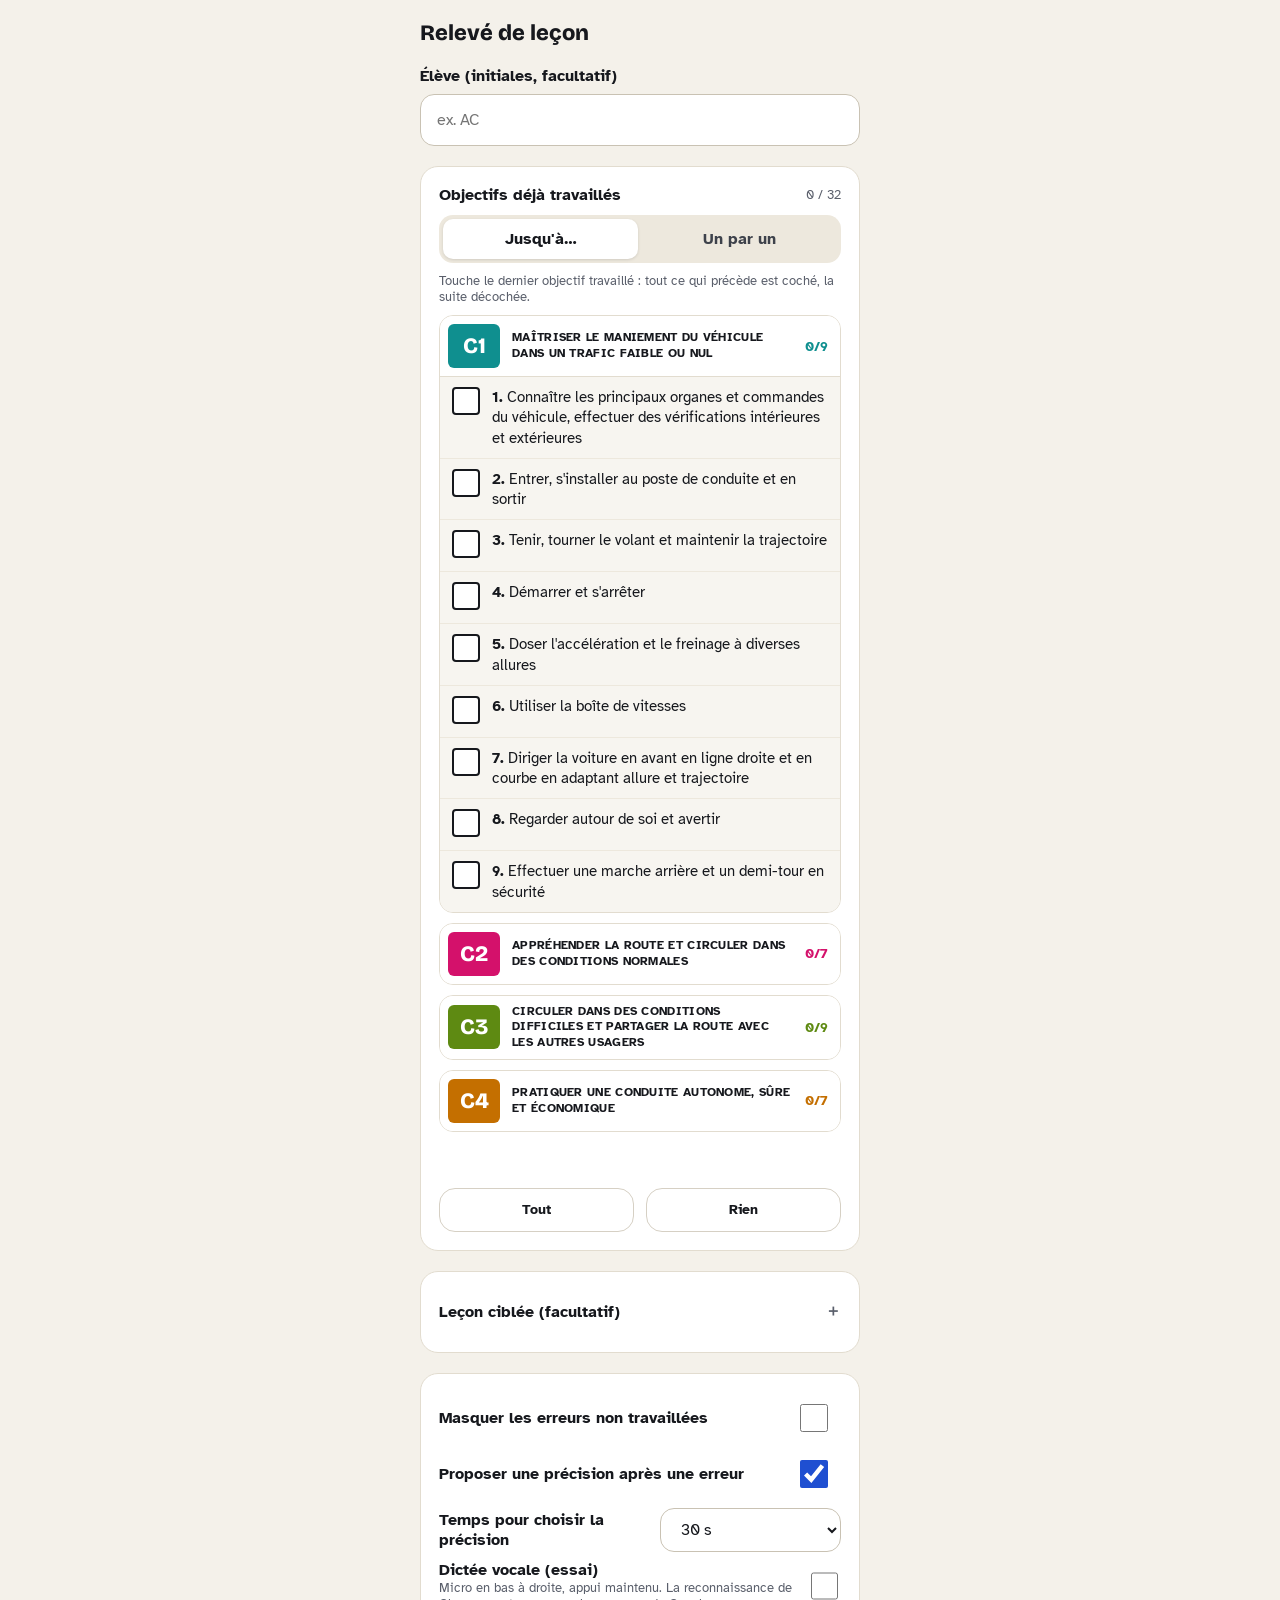
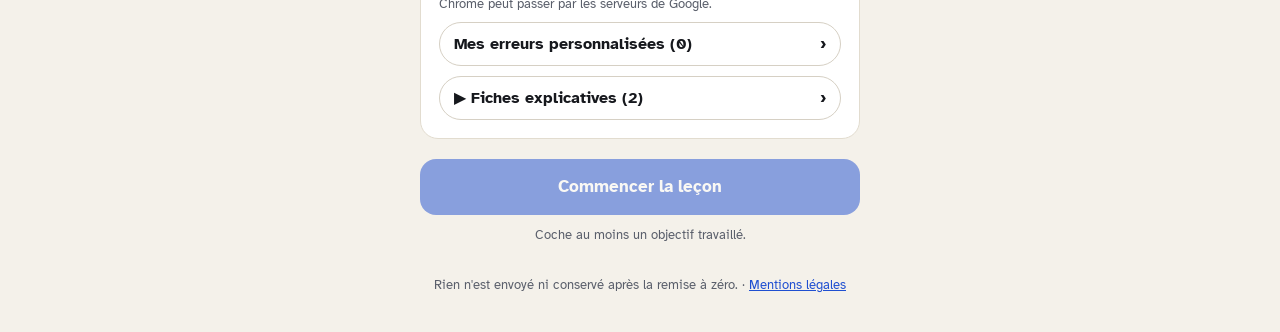
<file: index.html>
<!doctype html>
<html lang="fr">
<head>
<meta charset="utf-8">
<meta name="viewport" content="width=device-width, initial-scale=1, viewport-fit=cover">
<title>Relevé de leçon</title>
<meta name="description" content="Compteur d'erreurs pour le moniteur pendant la leçon de conduite, relié à la grille d'examen et au livret d'apprentissage.">
<meta name="theme-color" content="#F4F1EA">
<link rel="manifest" href="manifest.webmanifest">
<link rel="icon" href="icons/icon-192.png">
<link rel="apple-touch-icon" href="icons/apple-touch-icon.png">
<meta name="apple-mobile-web-app-capable" content="yes">
<meta name="apple-mobile-web-app-title" content="Relevé">
<link rel="preconnect" href="https://fonts.googleapis.com">
<link href="https://fonts.googleapis.com/css2?family=Atkinson+Hyperlegible:wght@400;700&family=Bricolage+Grotesque:opsz,wght@12..96,600;12..96,800&display=swap" rel="stylesheet">
<link rel="stylesheet" href="app.css">
</head>
<body>
<main id="app" aria-live="polite"></main>
<script src="data.js"></script>
<script src="app.js"></script>
</body>
</html>
</file>
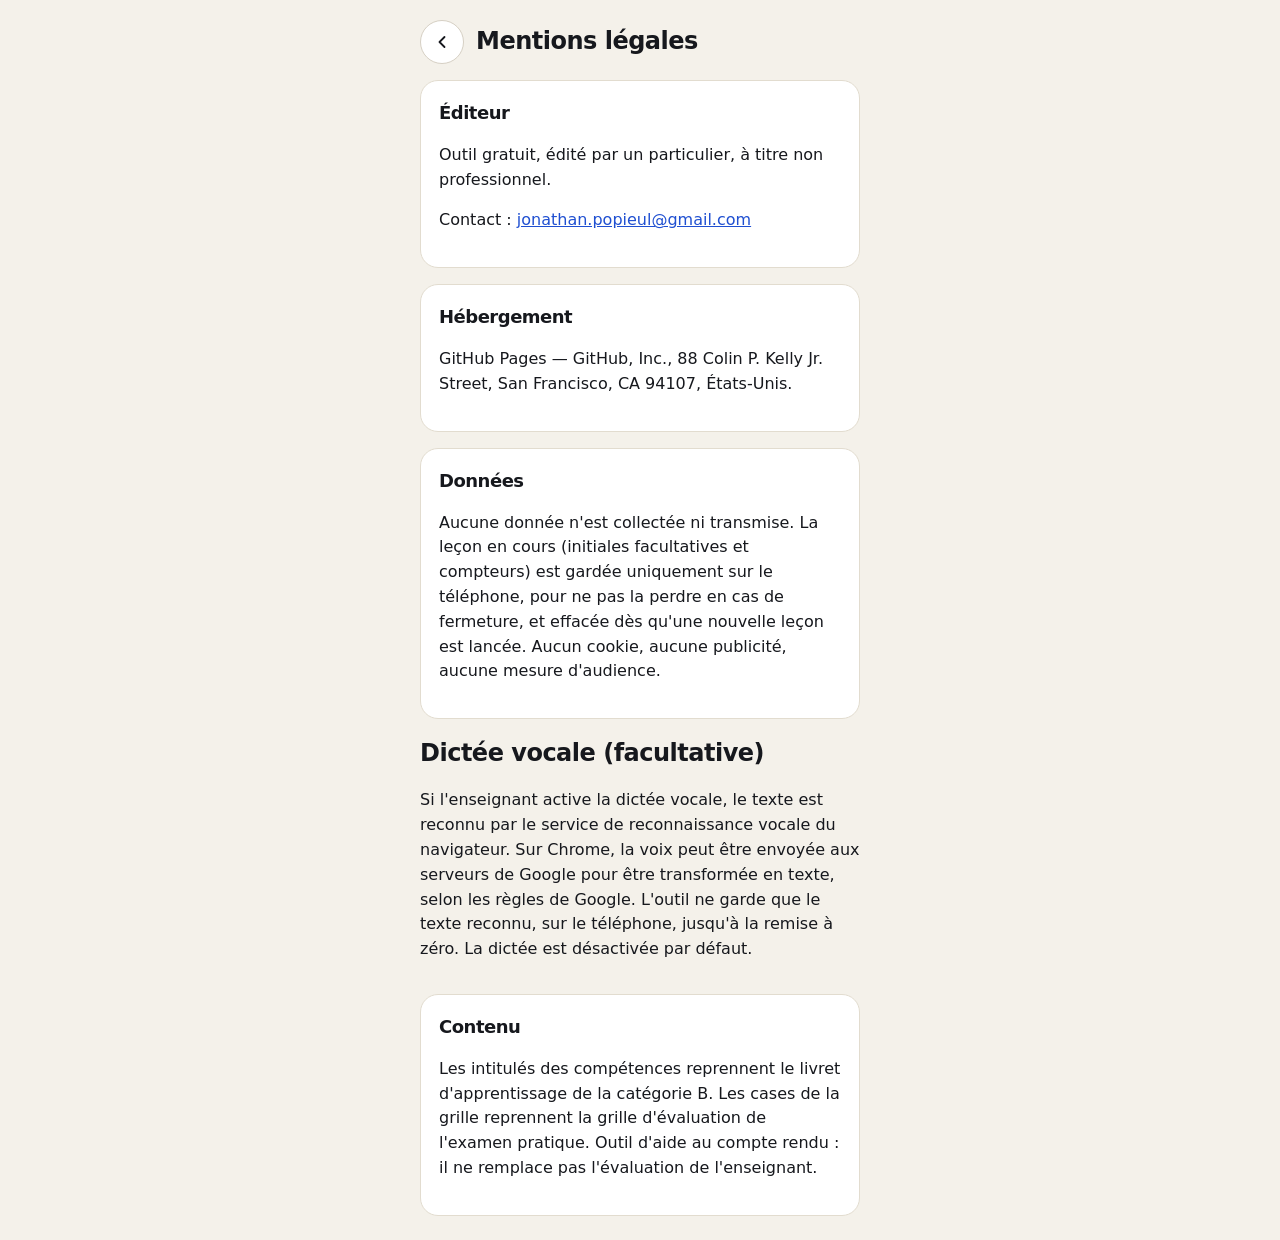
<file: mentions-legales.html>
<!doctype html>
<html lang="fr">
<head>
<meta charset="utf-8">
<meta name="viewport" content="width=device-width, initial-scale=1">
<title>Mentions légales — Relevé de leçon</title>
<link rel="stylesheet" href="app.css">
</head>
<body>
<main id="app" style="gap:16px;line-height:1.55">
<div class="row"><a class="icon-btn" href="./" aria-label="Retour"><svg viewBox="0 0 24 24" fill="none" stroke="currentColor" stroke-width="2.2" stroke-linecap="round" stroke-linejoin="round"><path d="M15 18l-6-6 6-6"/></svg></a><h1 style="font-size:24px;font-weight:800">Mentions légales</h1></div>
<section class="card"><h2 style="font-size:18px">Éditeur</h2>
<p>Outil gratuit, édité par un particulier, à titre non professionnel.</p>
<p>Contact : <a href="mailto:jonathan.popieul@gmail.com">jonathan.popieul@gmail.com</a></p></section>
<section class="card"><h2 style="font-size:18px">Hébergement</h2>
<p>GitHub Pages — GitHub, Inc., 88 Colin P. Kelly Jr. Street, San Francisco, CA 94107, États-Unis.</p></section>
<section class="card"><h2 style="font-size:18px">Données</h2>
<p>Aucune donnée n'est collectée ni transmise. La leçon en cours (initiales facultatives et compteurs) est gardée uniquement sur le téléphone, pour ne pas la perdre en cas de fermeture, et effacée dès qu'une nouvelle leçon est lancée. Aucun cookie, aucune publicité, aucune mesure d'audience.</p></section>
<section><h2>Dictée vocale (facultative)</h2><p>Si l'enseignant active la dictée vocale, le texte est reconnu par le service de reconnaissance vocale du navigateur. Sur Chrome, la voix peut être envoyée aux serveurs de Google pour être transformée en texte, selon les règles de Google. L'outil ne garde que le texte reconnu, sur le téléphone, jusqu'à la remise à zéro. La dictée est désactivée par défaut.</p></section>
<section class="card"><h2 style="font-size:18px">Contenu</h2>
<p>Les intitulés des compétences reprennent le livret d'apprentissage de la catégorie B. Les cases de la grille reprennent la grille d'évaluation de l'examen pratique. Outil d'aide au compte rendu : il ne remplace pas l'évaluation de l'enseignant.</p></section>
</main>
</body>
</html>
</file>
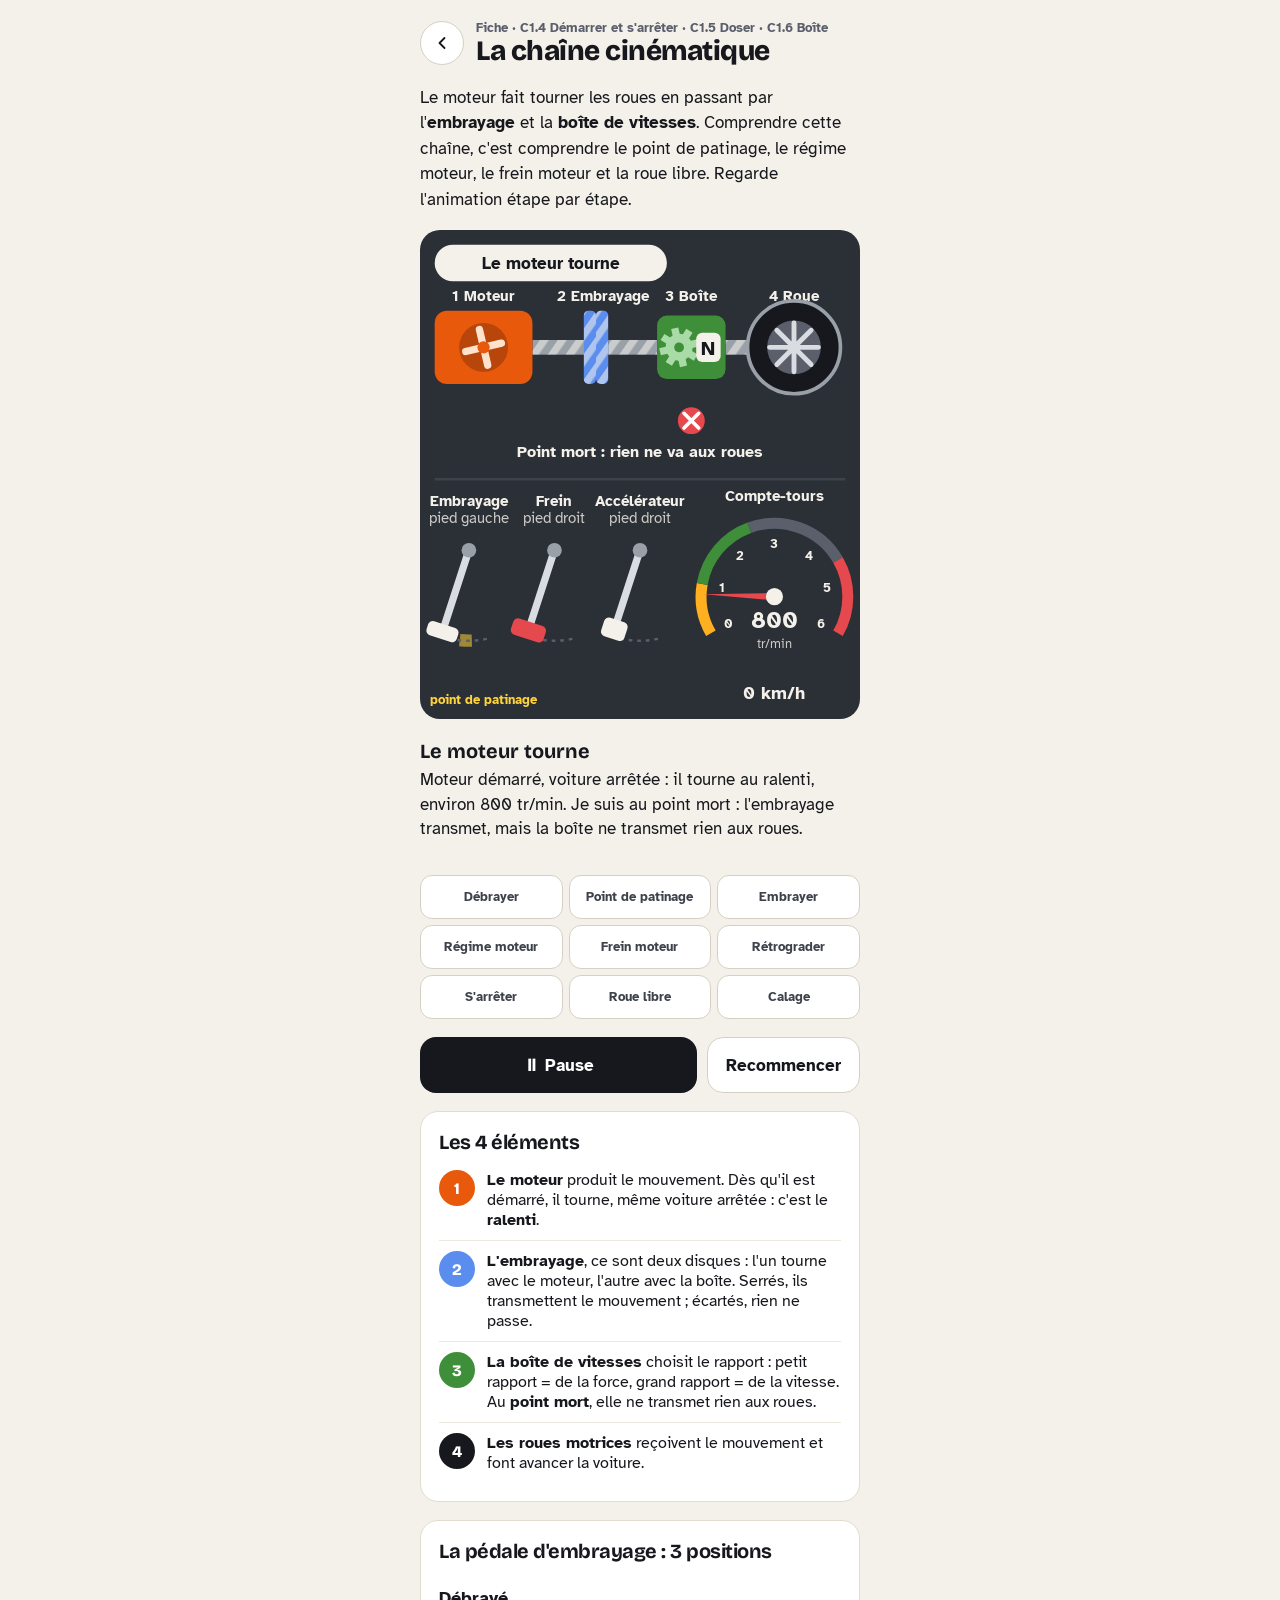
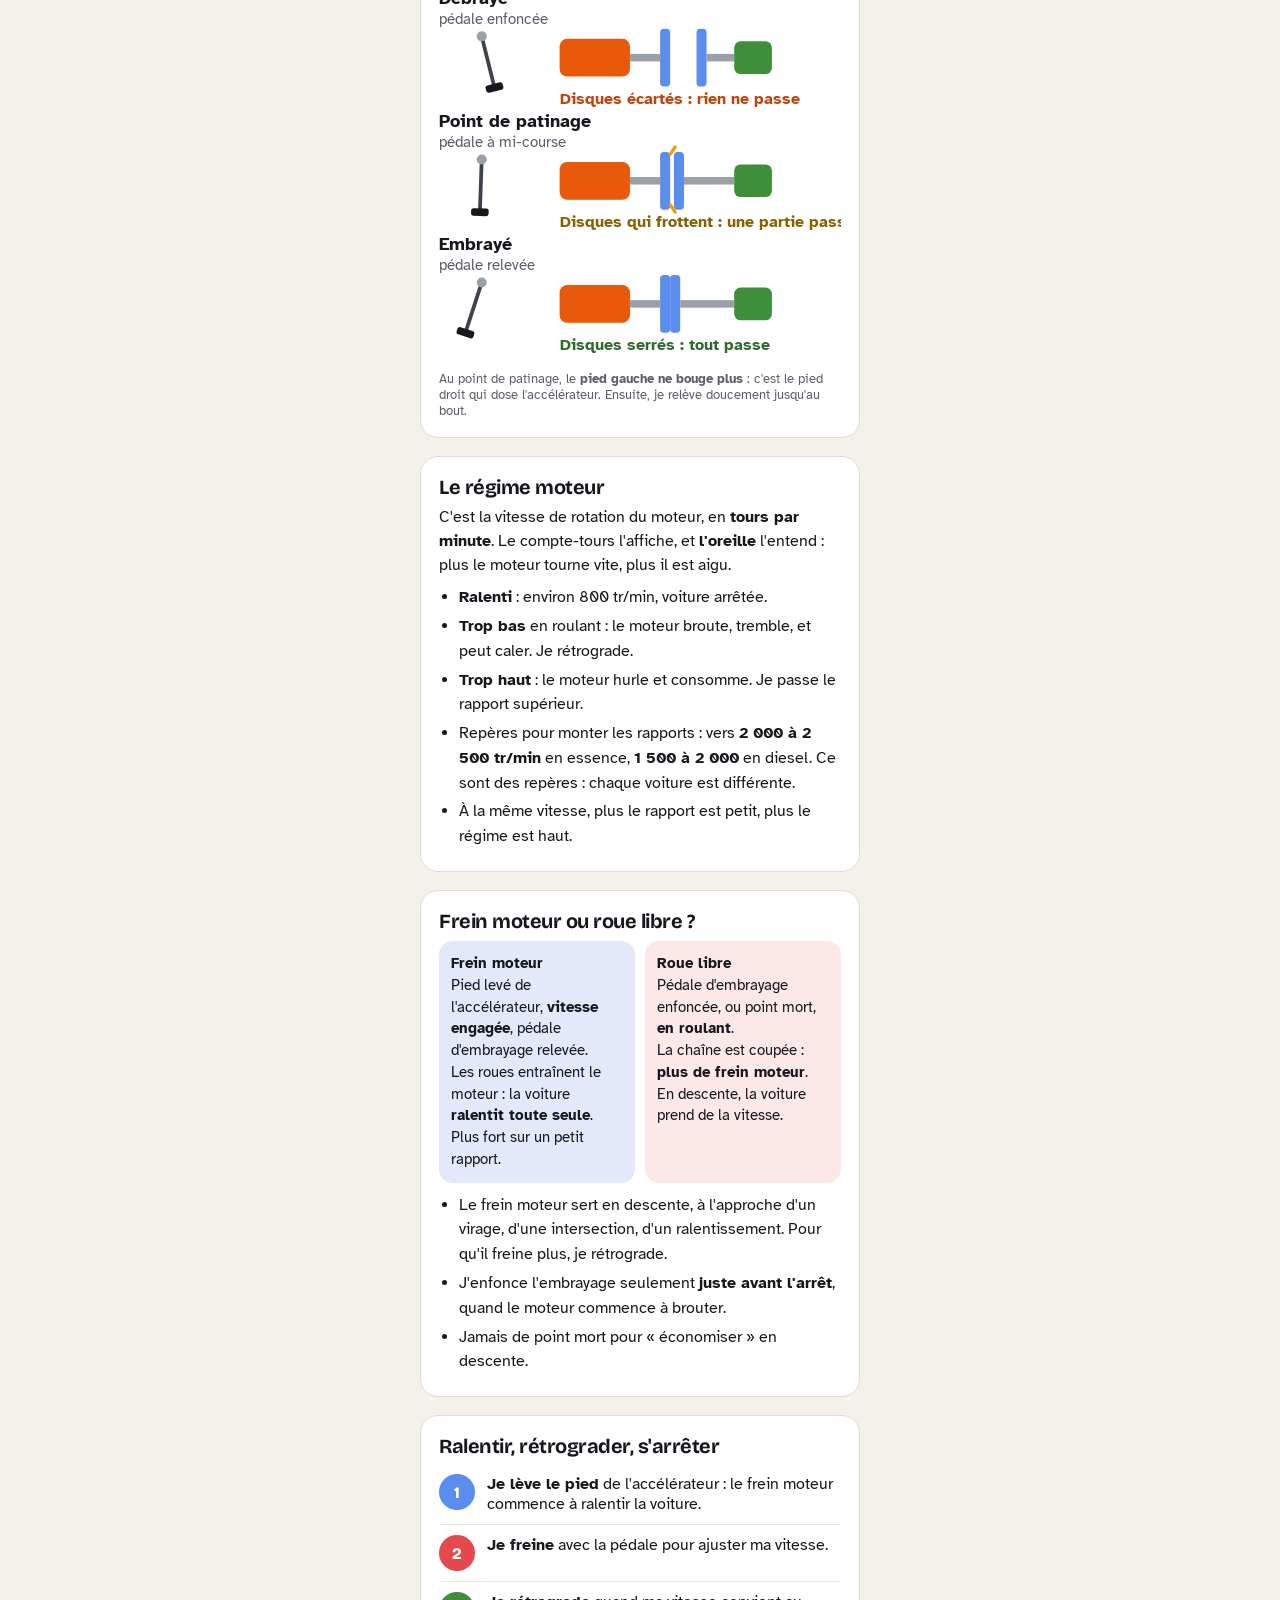
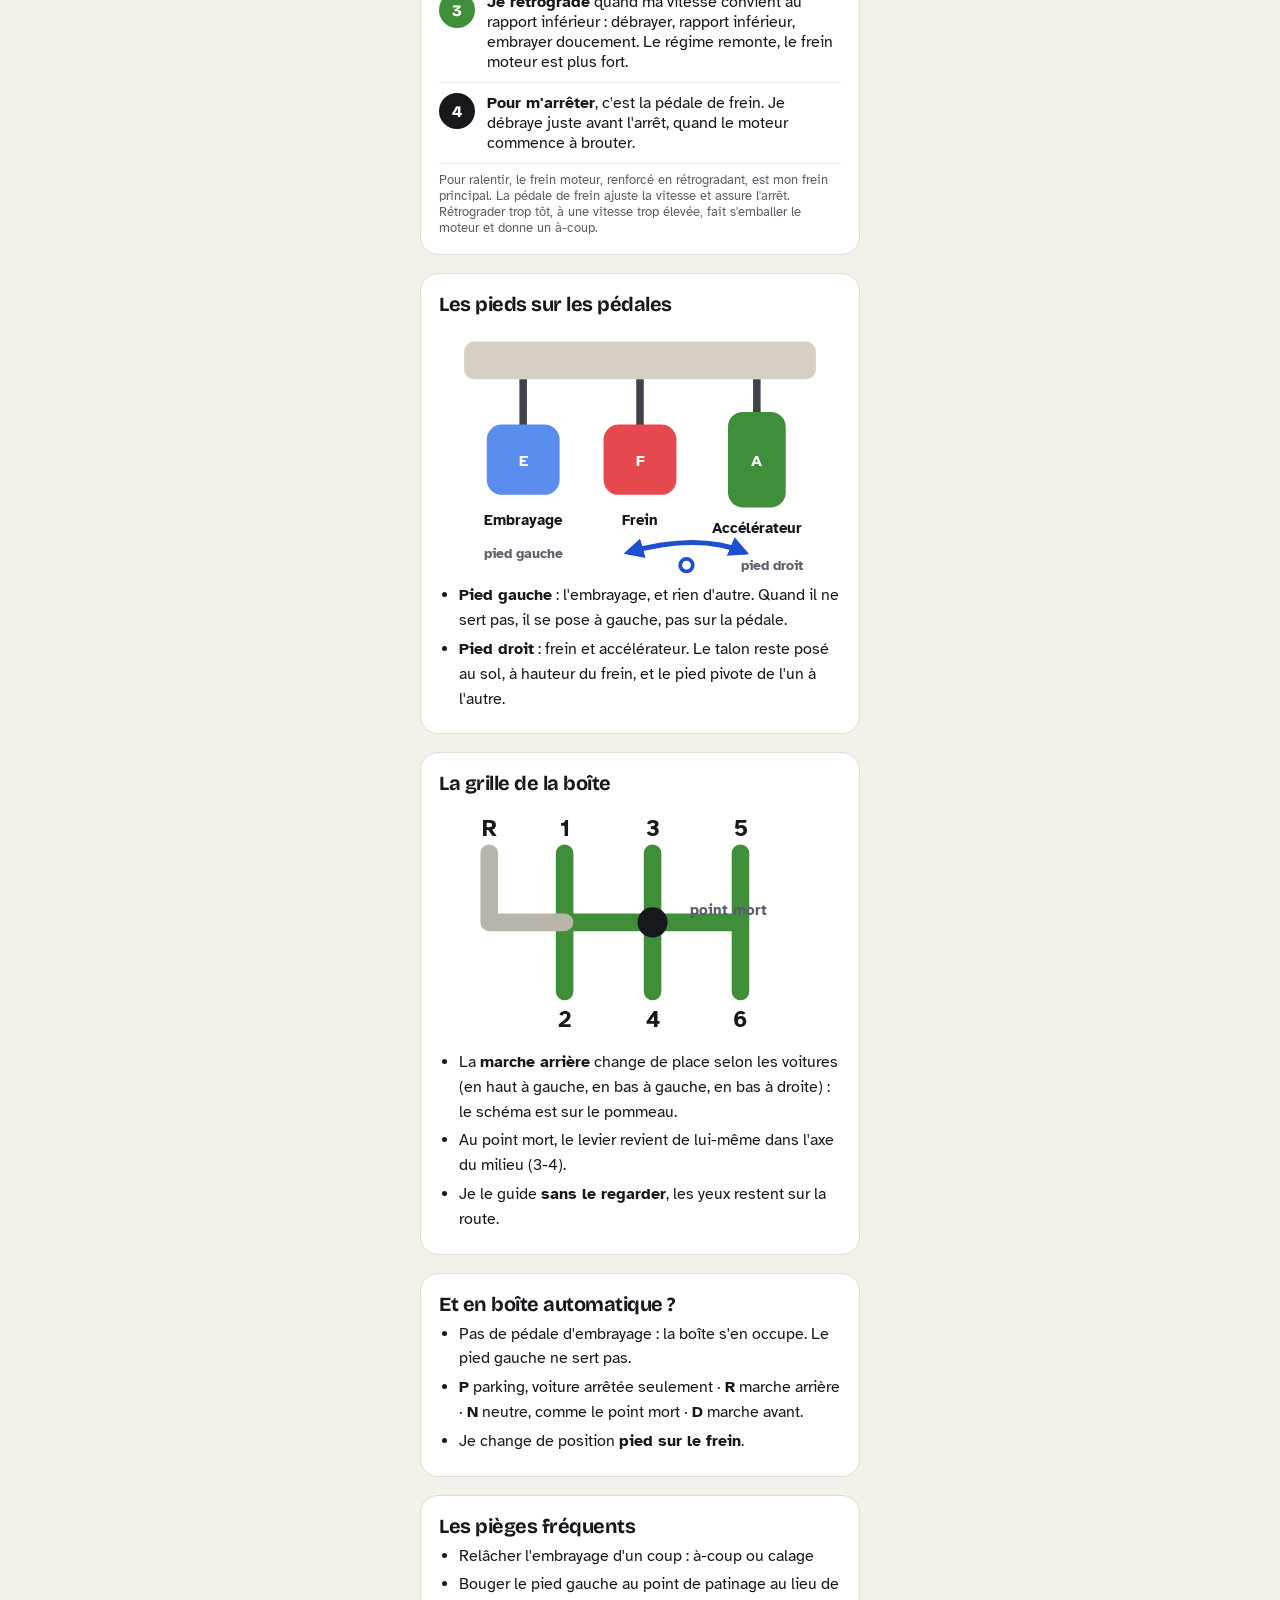
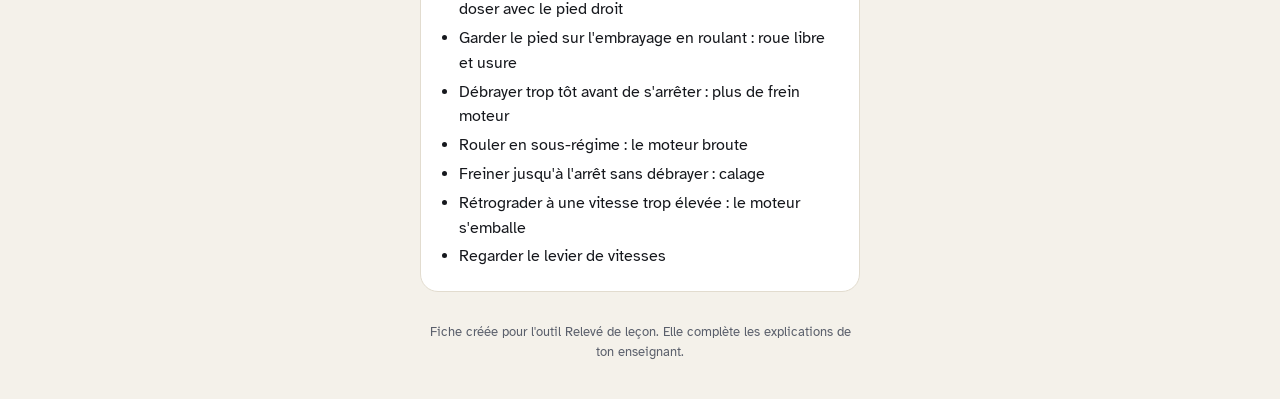
<file: fiches/chaine.html>
<!doctype html>
<html lang="fr">
<head>
<meta charset="utf-8">
<meta name="viewport" content="width=device-width, initial-scale=1, viewport-fit=cover">
<title>Chaîne cinématique — Fiche</title>
<meta name="theme-color" content="#F4F1EA">
<link rel="preconnect" href="https://fonts.googleapis.com">
<link href="https://fonts.googleapis.com/css2?family=Atkinson+Hyperlegible:wght@400;700&family=Bricolage+Grotesque:opsz,wght@12..96,600;12..96,800&display=swap" rel="stylesheet">
<link rel="stylesheet" href="../app.css">
<style>
  .stage{background:#2B2F36;border-radius:20px;overflow:hidden;position:relative}
  .stage svg{display:block;width:100%;height:auto}
  .steps{display:grid;grid-template-columns:repeat(3,minmax(0,1fr));gap:6px}
  .steps button{min-height:44px;border-radius:12px;border:1px solid var(--line2);background:var(--card);font-weight:700;font-size:13px;cursor:pointer;color:var(--ink2);padding:0 4px;line-height:1.1}
  .steps button[aria-current="true"]{background:var(--ink);color:#fff;border-color:var(--ink)}
  .caption{min-height:120px;font-size:17px;line-height:1.45}
  .caption b{font-family:var(--display);font-size:20px;display:block;margin-bottom:2px}
  .ctrl{display:flex;gap:10px;align-items:center}
  .key{display:flex;gap:12px;align-items:flex-start;padding:10px 0;border-bottom:1px solid var(--soft)}
  .key:last-child{border-bottom:0}
  .key .n{flex-shrink:0;width:36px;height:36px;border-radius:18px;color:#fff;font-family:var(--display);font-weight:800;display:flex;align-items:center;justify-content:center}
  ul.clean{margin:0;padding-left:20px;line-height:1.55}
  ul.clean li{margin:4px 0}
  .two{display:grid;grid-template-columns:1fr 1fr;gap:10px}
  .two>div{border-radius:14px;padding:12px;line-height:1.45;font-size:15px}
  .lbl{font-family:'Atkinson Hyperlegible',sans-serif;font-weight:700}
  .card svg{display:block;width:100%;height:auto}
</style>
</head>
<body>
<main id="app" style="gap:18px">
  <div class="row"><a class="icon-btn" href="../#travail" id="backlink" aria-label="Retour"><svg viewBox="0 0 24 24" fill="none" stroke="currentColor" stroke-width="2.2" stroke-linecap="round" stroke-linejoin="round"><path d="M15 18l-6-6 6-6"/></svg></a>
    <div><div class="small muted" style="font-weight:700">Fiche · C1.4 Démarrer et s'arrêter · C1.5 Doser · C1.6 Boîte</div><h1 style="font-size:28px;font-weight:800;line-height:1.1">La chaîne cinématique</h1></div></div>

  <p style="margin:0;font-size:17px;line-height:1.5">Le moteur fait tourner les roues en passant par l'<b>embrayage</b> et la <b>boîte de vitesses</b>. Comprendre cette chaîne, c'est comprendre le point de patinage, le régime moteur, le frein moteur et la roue libre. Regarde l'animation étape par étape.</p>

  <div class="stage" aria-label="Animation : moteur, embrayage, boîte de vitesses et roue, avec la pédale d'embrayage, l'accélérateur et le compte-tours">
    <svg viewBox="0 0 360 400" role="img" aria-labelledby="capT">
      <defs>
        <pattern id="stripe" width="12" height="12" patternUnits="userSpaceOnUse" patternTransform="rotate(35)"><rect width="6" height="12" fill="#F4F1EA" opacity=".55"/></pattern>
        <marker id="ah" viewBox="0 0 10 10" refX="8" refY="5" markerWidth="5" markerHeight="5" orient="auto-start-reverse"><path d="M0 0 L10 5 L0 10 Z" fill="context-stroke"/></marker>
      </defs>
      <!-- étiquettes -->
      <g class="lbl" font-size="12" fill="#F4F1EA" text-anchor="middle">
        <text x="52" y="58">1 Moteur</text><text x="150" y="58">2 Embrayage</text><text x="222" y="58">3 Boîte</text><text x="306" y="58">4 Roue</text>
      </g>
      <!-- arbres (les rayures défilent = ça tourne) -->
      <g id="sh1"><rect x="92" y="90" width="44" height="12" fill="#9AA0A8"/><rect id="sh1s" x="80" y="90" width="68" height="12" fill="url(#stripe)" clip-path="url(#c1)"/></g>
      <clipPath id="c1"><rect x="92" y="90" width="44" height="12"/></clipPath>
      <g id="sh2"><rect id="sh2r" x="156" y="90" width="38" height="12" fill="#9AA0A8"/><rect id="sh2s" x="144" y="90" width="62" height="12" fill="url(#stripe)" clip-path="url(#c2)"/></g>
      <clipPath id="c2"><rect id="c2r" x="156" y="90" width="38" height="12"/></clipPath>
      <g id="sh3"><rect x="250" y="90" width="20" height="12" fill="#9AA0A8"/><rect id="sh3s" x="238" y="90" width="44" height="12" fill="url(#stripe)" clip-path="url(#c3)"/></g>
      <clipPath id="c3"><rect x="250" y="90" width="20" height="12"/></clipPath>
      <!-- moteur -->
      <rect x="12" y="66" width="80" height="60" rx="10" fill="#E8590C"/>
      <g transform="translate(52 96)"><circle r="20" fill="#B8460A"/><g id="fanE"><rect x="-3" y="-18" width="6" height="36" rx="3" fill="#FFE2CC"/><rect x="-18" y="-3" width="36" height="6" rx="3" fill="#FFE2CC"/></g><circle r="5" fill="#E8590C"/></g>
      <!-- embrayage : disque côté moteur + disque côté boîte -->
      <g id="discA"><rect x="134" y="66" width="10" height="60" rx="4" fill="#5B8DEF"/><rect id="discAs" x="134" y="40" width="10" height="112" fill="url(#stripe)" clip-path="url(#cA)"/></g>
      <clipPath id="cA"><rect x="134" y="66" width="10" height="60" rx="4"/></clipPath>
      <g id="discB"><rect x="0" y="66" width="10" height="60" rx="4" fill="#5B8DEF"/><rect id="discBs" x="0" y="40" width="10" height="112" fill="url(#stripe)" clip-path="url(#cB)"/></g>
      <clipPath id="cB"><rect id="cBr" x="0" y="66" width="10" height="60" rx="4"/></clipPath>
      <g id="spark" opacity="0"><path d="M144 76 l6 -8 M144 96 l8 0 M144 116 l6 8" stroke="#FFD43B" stroke-width="3" stroke-linecap="round"/></g>
      <!-- boîte -->
      <rect x="194" y="70" width="56" height="52" rx="8" fill="#3E8E3A"/>
      <g transform="translate(212 96)"><g id="gear"><circle r="11" fill="#A9DBA6"/><g fill="#A9DBA6"><rect x="-3" y="-16" width="6" height="32"/><rect x="-16" y="-3" width="32" height="6"/><rect x="-3" y="-16" width="6" height="32" transform="rotate(45)"/><rect x="-3" y="-16" width="6" height="32" transform="rotate(-45)"/></g><circle r="4" fill="#3E8E3A"/></g></g>
      <rect x="226" y="84" width="20" height="24" rx="5" fill="#F4F1EA"/><text id="gearT" x="236" y="102" text-anchor="middle" class="lbl" font-size="16" fill="#16181D">N</text>
      <!-- roue -->
      <g transform="translate(306 96)"><circle r="38" fill="#16181D" stroke="#9AA0A8" stroke-width="3"/><circle r="22" fill="#5A5F6B"/><g id="wheel" stroke="#D9DCE0" stroke-width="4" stroke-linecap="round"><path d="M0 -20 V20 M-20 0 H20 M-14 -14 L14 14 M-14 14 L14 -14"/></g><circle r="5" fill="#D9DCE0"/><path id="brk" d="M-21 -21 A30 30 0 0 1 21 -21" stroke="#E5484D" stroke-width="9" fill="none" stroke-linecap="round" opacity="0"/></g>
      <!-- sens de l'entraînement -->
      <g id="flow" opacity="0"><line id="flowL" x1="30" y1="156" x2="330" y2="156" stroke="#FFB020" stroke-width="5" stroke-linecap="round" marker-end="url(#ah)"/></g>
      <g id="cut" opacity="0"><circle cx="150" cy="156" r="11" fill="#E5484D"/><path d="M144 150 l12 12 M156 150 l-12 12" stroke="#fff" stroke-width="3" stroke-linecap="round"/></g>
      <text id="flowT" x="180" y="186" text-anchor="middle" class="lbl" font-size="13" fill="#F4F1EA"></text>
      <line x1="12" y1="204" x2="348" y2="204" stroke="#3E424B" stroke-width="2"/>
      <!-- pédales (vue de côté, pivot en haut, conducteur à gauche) -->
      <g class="lbl" font-size="12" fill="#F4F1EA" text-anchor="middle"><text x="40" y="226">Embrayage</text><text x="40" y="240" font-weight="400" opacity=".8">pied gauche</text><text x="110" y="226">Frein</text><text x="110" y="240" font-weight="400" opacity=".8">pied droit</text><text x="180" y="226">Accélérateur</text><text x="180" y="240" font-weight="400" opacity=".8">pied droit</text></g>
      <g transform="translate(40 262)">
        <path id="ppzone" d="" stroke="#FFD43B" stroke-width="10" fill="none" opacity=".55"/>
        <path id="travC" stroke="#5A5F6B" stroke-width="2" fill="none" stroke-dasharray="3 4"/>
        <g id="pedC"><rect x="-3" y="0" width="6" height="70" rx="3" fill="#D9DCE0"/><rect x="-13" y="64" width="26" height="12" rx="4" fill="#F4F1EA"/></g>
        <circle r="6" fill="#9AA0A8"/>
      </g>
      <g transform="translate(110 262)">
        <path id="travF" stroke="#5A5F6B" stroke-width="2" fill="none" stroke-dasharray="3 4"/>
        <g id="pedF"><rect x="-3" y="0" width="6" height="70" rx="3" fill="#D9DCE0"/><rect x="-14" y="62" width="28" height="14" rx="4" fill="#E5484D"/></g>
        <circle r="6" fill="#9AA0A8"/>
      </g>
      <g transform="translate(180 262)">
        <path id="travA" stroke="#5A5F6B" stroke-width="2" fill="none" stroke-dasharray="3 4"/>
        <g id="pedA"><rect x="-3" y="0" width="6" height="70" rx="3" fill="#D9DCE0"/><rect x="-10" y="60" width="20" height="16" rx="4" fill="#F4F1EA"/></g>
        <circle r="6" fill="#9AA0A8"/>
      </g>
      <text x="52" y="388" text-anchor="middle" class="lbl" font-size="11" fill="#FFD43B">point de patinage</text>
      <!-- compte-tours -->
      <g transform="translate(290 300)">
        <path id="arcs" fill="none"/>
        <g id="ticks"></g>
        <g id="needle"><path d="M-3 0 L0 -58 L3 0 Z" fill="#E5484D"/></g><circle r="7" fill="#F4F1EA"/>
        <text y="26" text-anchor="middle" class="lbl" font-size="20" fill="#F4F1EA" id="rpmT">800</text>
        <text y="42" text-anchor="middle" font-family="Atkinson Hyperlegible, sans-serif" font-size="11" fill="#F4F1EA" opacity=".8">tr/min</text>
        <text y="-78" text-anchor="middle" class="lbl" font-size="12" fill="#F4F1EA">Compte-tours</text>
      </g>
      <text id="spdT" x="290" y="384" text-anchor="middle" class="lbl" font-size="15" fill="#F4F1EA">0 km/h</text>
      <g id="stallB" opacity="0"><rect x="134" y="142" width="92" height="28" rx="14" fill="#E5484D"/><text x="180" y="161" text-anchor="middle" class="lbl" font-size="14" fill="#fff">Calé !</text></g>
      <g><rect x="12" y="12" width="190" height="30" rx="15" fill="#F4F1EA"/><text id="badgeT" x="107" y="32" text-anchor="middle" class="lbl" font-size="14" fill="#16181D"></text></g>
    </svg>
  </div>

  <div class="caption" id="cap" aria-live="polite"><b id="capT"></b><span id="capS"></span></div>
  <div class="steps" id="steps"></div>
  <div class="ctrl"><button class="btn btn-dark" id="play" style="flex:1">⏸ Pause</button><button class="btn btn-light" id="restart" style="width:auto;padding:0 18px">Recommencer</button></div>

  <div class="card"><h2 style="font-size:20px;margin-bottom:6px">Les 4 éléments</h2>
    <div class="key"><span class="n" style="background:#E8590C">1</span><div><b>Le moteur</b> produit le mouvement. Dès qu'il est démarré, il tourne, même voiture arrêtée : c'est le <b>ralenti</b>.</div></div>
    <div class="key"><span class="n" style="background:#5B8DEF">2</span><div><b>L'embrayage</b>, ce sont deux disques : l'un tourne avec le moteur, l'autre avec la boîte. Serrés, ils transmettent le mouvement ; écartés, rien ne passe.</div></div>
    <div class="key"><span class="n" style="background:#3E8E3A">3</span><div><b>La boîte de vitesses</b> choisit le rapport : petit rapport = de la force, grand rapport = de la vitesse. Au <b>point mort</b>, elle ne transmet rien aux roues.</div></div>
    <div class="key"><span class="n" style="background:#16181D">4</span><div><b>Les roues motrices</b> reçoivent le mouvement et font avancer la voiture.</div></div>
  </div>

  <div class="card" id="pedale"><h2 style="font-size:20px;margin-bottom:8px">La pédale d'embrayage : 3 positions</h2>
    <svg viewBox="0 0 320 312" role="img" aria-label="Trois positions de la pédale d'embrayage : enfoncée, disques écartés ; à mi-course, disques qui se touchent ; relevée, disques serrés" id="three"></svg>
    <p class="small muted" style="margin:8px 0 0">Au point de patinage, le <b>pied gauche ne bouge plus</b> : c'est le pied droit qui dose l'accélérateur. Ensuite, je relève doucement jusqu'au bout.</p>
  </div>

  <div class="card" id="regime"><h2 style="font-size:20px;margin-bottom:6px">Le régime moteur</h2>
    <p style="margin:0 0 8px;line-height:1.5">C'est la vitesse de rotation du moteur, en <b>tours par minute</b>. Le compte-tours l'affiche, et <b>l'oreille</b> l'entend : plus le moteur tourne vite, plus il est aigu.</p>
    <ul class="clean">
      <li><b>Ralenti</b> : environ 800 tr/min, voiture arrêtée.</li>
      <li><b>Trop bas</b> en roulant : le moteur broute, tremble, et peut caler. Je rétrograde.</li>
      <li><b>Trop haut</b> : le moteur hurle et consomme. Je passe le rapport supérieur.</li>
      <li>Repères pour monter les rapports : vers <b>2 000 à 2 500 tr/min</b> en essence, <b>1 500 à 2 000</b> en diesel. Ce sont des repères : chaque voiture est différente.</li>
      <li>À la même vitesse, plus le rapport est petit, plus le régime est haut.</li>
    </ul>
  </div>

  <div class="card" id="frein"><h2 style="font-size:20px;margin-bottom:8px">Frein moteur ou roue libre ?</h2>
    <div class="two">
      <div style="background:#E3E9FB"><b>Frein moteur</b><br>Pied levé de l'accélérateur, <b>vitesse engagée</b>, pédale d'embrayage relevée.<br>Les roues entraînent le moteur : la voiture <b>ralentit toute seule</b>.<br>Plus fort sur un petit rapport.</div>
      <div style="background:#FDE8E8"><b>Roue libre</b><br>Pédale d'embrayage enfoncée, ou point mort, <b>en roulant</b>.<br>La chaîne est coupée : <b>plus de frein moteur</b>.<br>En descente, la voiture prend de la vitesse.</div>
    </div>
    <ul class="clean" style="margin-top:10px">
      <li>Le frein moteur sert en descente, à l'approche d'un virage, d'une intersection, d'un ralentissement. Pour qu'il freine plus, je rétrograde.</li>
      <li>J'enfonce l'embrayage seulement <b>juste avant l'arrêt</b>, quand le moteur commence à brouter.</li>
      <li>Jamais de point mort pour « économiser » en descente.</li>
    </ul>
  </div>

  <div class="card" id="ralentir"><h2 style="font-size:20px;margin-bottom:6px">Ralentir, rétrograder, s'arrêter</h2>
    <div class="key"><span class="n" style="background:#5B8DEF">1</span><div><b>Je lève le pied</b> de l'accélérateur : le frein moteur commence à ralentir la voiture.</div></div>
    <div class="key"><span class="n" style="background:#E5484D">2</span><div><b>Je freine</b> avec la pédale pour ajuster ma vitesse.</div></div>
    <div class="key"><span class="n" style="background:#3E8E3A">3</span><div><b>Je rétrograde</b> quand ma vitesse convient au rapport inférieur : débrayer, rapport inférieur, embrayer doucement. Le régime remonte, le frein moteur est plus fort.</div></div>
    <div class="key"><span class="n" style="background:#16181D">4</span><div><b>Pour m'arrêter</b>, c'est la pédale de frein. Je débraye juste avant l'arrêt, quand le moteur commence à brouter.</div></div>
    <p class="small muted" style="margin:8px 0 0">Pour ralentir, le frein moteur, renforcé en rétrogradant, est mon frein principal. La pédale de frein ajuste la vitesse et assure l'arrêt. Rétrograder trop tôt, à une vitesse trop élevée, fait s'emballer le moteur et donne un à-coup.</p>
  </div>

  <div class="card" id="pieds"><h2 style="font-size:20px;margin-bottom:8px">Les pieds sur les pédales</h2>
    <svg viewBox="0 0 320 200" role="img" aria-label="Trois pédales : embrayage à gauche pour le pied gauche, frein au milieu et accélérateur à droite pour le pied droit, qui pivote sur le talon">
      <rect x="20" y="14" width="280" height="30" rx="8" fill="#D6D0C4"/>
      <g fill="#3E424B"><rect x="64" y="44" width="6" height="40"/><rect x="157" y="44" width="6" height="40"/><rect x="250" y="44" width="6" height="30"/></g>
      <rect x="38" y="80" width="58" height="56" rx="12" fill="#5B8DEF"/><rect x="131" y="80" width="58" height="56" rx="12" fill="#E5484D"/><rect x="230" y="70" width="46" height="76" rx="12" fill="#3E8E3A"/>
      <g class="lbl" font-size="13" fill="#fff" text-anchor="middle"><text x="67" y="113">E</text><text x="160" y="113">F</text><text x="253" y="113">A</text></g>
      <g class="lbl" font-size="12" fill="#16181D" text-anchor="middle"><text x="67" y="160">Embrayage</text><text x="160" y="160">Frein</text><text x="253" y="166">Accélérateur</text></g>
      <path d="M150 182 Q206 166 244 182" stroke="#1F4FD1" stroke-width="4" fill="none" marker-start="url(#ah2)" marker-end="url(#ah2)"/>
      <circle cx="197" cy="192" r="5" fill="none" stroke="#1F4FD1" stroke-width="3"/>
      <defs><marker id="ah2" viewBox="0 0 10 10" refX="8" refY="5" markerWidth="4" markerHeight="4" orient="auto-start-reverse"><path d="M0 0 L10 5 L0 10 Z" fill="#1F4FD1"/></marker></defs>
      <text x="67" y="186" text-anchor="middle" class="lbl" font-size="11" fill="#5A5F6B">pied gauche</text>
      <text x="290" y="196" text-anchor="end" class="lbl" font-size="11" fill="#5A5F6B">pied droit</text>
    </svg>
    <ul class="clean" style="margin-top:8px">
      <li><b>Pied gauche</b> : l'embrayage, et rien d'autre. Quand il ne sert pas, il se pose à gauche, pas sur la pédale.</li>
      <li><b>Pied droit</b> : frein et accélérateur. Le talon reste posé au sol, à hauteur du frein, et le pied pivote de l'un à l'autre.</li>
    </ul>
  </div>

  <div class="card" id="boite"><h2 style="font-size:20px;margin-bottom:8px">La grille de la boîte</h2>
    <svg viewBox="0 0 320 190" role="img" aria-label="Grille en H : marche arrière, 1 et 3 et 5 en haut, 2 et 4 en bas, point mort au milieu">
      <g stroke="#3E8E3A" stroke-width="14" stroke-linecap="round" fill="none">
        <path d="M100 40 V150 M170 40 V150 M240 40 V150 M100 95 H240"/>
      </g>
      <path d="M40 40 V95 H100" stroke="#B9B4A9" stroke-width="14" stroke-linecap="round" stroke-linejoin="round" fill="none"/>
      <g class="lbl" font-size="18" fill="#16181D" text-anchor="middle"><text x="40" y="26">R</text><text x="100" y="26">1</text><text x="170" y="26">3</text><text x="240" y="26">5</text><text x="100" y="178">2</text><text x="170" y="178">4</text><text x="240" y="178">6</text></g>
      <circle cx="170" cy="95" r="12" fill="#16181D"/><text x="200" y="89" class="lbl" font-size="12" fill="#5A5F6B">point mort</text>
    </svg>
    <ul class="clean" style="margin-top:8px">
      <li>La <b>marche arrière</b> change de place selon les voitures (en haut à gauche, en bas à gauche, en bas à droite) : le schéma est sur le pommeau.</li>
      <li>Au point mort, le levier revient de lui-même dans l'axe du milieu (3-4).</li>
      <li>Je le guide <b>sans le regarder</b>, les yeux restent sur la route.</li>
    </ul>
  </div>

  <div class="card" id="auto"><h2 style="font-size:20px;margin-bottom:6px">Et en boîte automatique ?</h2>
    <ul class="clean">
      <li>Pas de pédale d'embrayage : la boîte s'en occupe. Le pied gauche ne sert pas.</li>
      <li><b>P</b> parking, voiture arrêtée seulement · <b>R</b> marche arrière · <b>N</b> neutre, comme le point mort · <b>D</b> marche avant.</li>
      <li>Je change de position <b>pied sur le frein</b>.</li>
    </ul>
  </div>

  <div class="card"><h2 style="font-size:20px;margin-bottom:6px">Les pièges fréquents</h2>
    <ul class="clean"><li>Relâcher l'embrayage d'un coup : à-coup ou calage</li><li>Bouger le pied gauche au point de patinage au lieu de doser avec le pied droit</li><li>Garder le pied sur l'embrayage en roulant : roue libre et usure</li><li>Débrayer trop tôt avant de s'arrêter : plus de frein moteur</li><li>Rouler en sous-régime : le moteur broute</li><li>Freiner jusqu'à l'arrêt sans débrayer : calage</li><li>Rétrograder à une vitesse trop élevée : le moteur s'emballe</li><li>Regarder le levier de vitesses</li></ul></div>

  <p class="footer">Fiche créée pour l'outil Relevé de leçon. Elle complète les explications de ton enseignant.</p>
</main>
<script>
(function () {
  'use strict';
  try { if (document.referrer && new URL(document.referrer).origin === location.origin) document.getElementById('backlink').addEventListener('click', function (e) { e.preventDefault(); history.back(); }); } catch (e) {}
  const $ = (id) => document.getElementById(id);
  const ease = (t) => t < .5 ? 2 * t * t : 1 - Math.pow(-2 * t + 2, 2) / 2;
  const lerp = (a, b, t) => a + (b - a) * t;
  const seg = (p, a, b) => Math.max(0, Math.min(1, (p - a) / (b - a)));
  const R1 = 125, R2 = 65, R3 = 45; // tr/min par km/h en 1re, 2e, 3e

  // ---- compte-tours : arcs et graduations (0 à 6000 tr/min sur 240°) ----
  const ang = (rpm) => -120 + Math.min(rpm, 6000) / 6000 * 240;
  function arc(a1, a2, r) {
    const p = (a) => [Math.sin(a * Math.PI / 180) * r, -Math.cos(a * Math.PI / 180) * r];
    const [x1, y1] = p(a1), [x2, y2] = p(a2);
    return `M${x1.toFixed(1)} ${y1.toFixed(1)} A${r} ${r} 0 ${a2 - a1 > 180 ? 1 : 0} 1 ${x2.toFixed(1)} ${y2.toFixed(1)}`;
  }
  (function gauge() {
    const zones = [[0, 1000, '#FFB020'], [1000, 2500, '#3E8E3A'], [2500, 4500, '#5A5F6B'], [4500, 6000, '#E5484D']];
    $('arcs').outerHTML = zones.map(([a, b, c]) => `<path d="${arc(ang(a), ang(b), 60)}" stroke="${c}" stroke-width="9" fill="none"/>`).join('');
    let t = '';
    for (let k = 0; k <= 6; k++) { const a = ang(k * 1000) * Math.PI / 180; t += `<text x="${(Math.sin(a) * 44).toFixed(1)}" y="${(-Math.cos(a) * 44 + 4).toFixed(1)}" text-anchor="middle" font-family="Atkinson Hyperlegible, sans-serif" font-size="11" font-weight="700" fill="#F4F1EA">${k}</text>`; }
    $('ticks').innerHTML = t;
  })();

  // ---- pédales : angle relevée / enfoncée ----
  const PED_UP = 18, PED_DOWN = -14; // le conducteur est à gauche : enfoncer pousse la pédale vers la droite
  const pedAngle = (down) => lerp(PED_UP, PED_DOWN, down);
  const ppt = (d, r) => { const a = pedAngle(d) * Math.PI / 180; return [(-Math.sin(a) * r).toFixed(1), (Math.cos(a) * r).toFixed(1)]; };
  const arcP = (d1, d2, r) => { const [x1, y1] = ppt(d1, r), [x2, y2] = ppt(d2, r); return `M${x1} ${y1} A${r} ${r} 0 0 ${d2 > d1 ? 0 : 1} ${x2} ${y2}`; };
  ['travC', 'travF', 'travA'].forEach((id) => $(id).setAttribute('d', arcP(0, 1, 74)));
  $('ppzone').setAttribute('d', arcP(.38, .62, 74));

  // ---- les étapes ----
  // c : embrayage (0 = pédale enfoncée / débrayé, 1 = relevée / embrayé) · g : gaz (0-1)
  // rpm : régime · v : km/h · b : rotation du disque côté boîte (tr/min équivalents) · flow : 'fwd' | 'back' | 'cut' | 'none'
  const STEPS = [
    { id: '', k: 'Le moteur tourne', d: 4200, t: 'Le moteur tourne', s: 'Moteur démarré, voiture arrêtée : il tourne au ralenti, environ 800 tr/min. Je suis au point mort : l\'embrayage transmet, mais la boîte ne transmet rien aux roues.',
      f: (p) => ({ c: 1, g: 0, rpm: 800, v: 0, b: 800, gear: 'N', flow: 'none', ft: 'Point mort : rien ne va aux roues' }) },
    { id: 'debrayer', k: 'Débrayer', d: 4600, t: 'Débrayer et passer la 1re', s: 'J\'enfonce la pédale d\'embrayage à fond : les deux disques s\'écartent, le moteur tourne seul. Le disque côté boîte s\'arrête : je peux passer la 1re sans craquer.',
      f: (p) => { const c = 1 - ease(seg(p, 0, .35)); return { c, g: 0, rpm: 800, v: 0, b: 800 * c * c, gear: p > .6 ? '1' : 'N', flow: 'cut', ft: 'Pédale enfoncée : moteur et roues séparés' }; } },
    { id: 'patinage', k: 'Point de patinage', d: 6200, t: 'Le point de patinage', s: 'Je relève doucement la pédale : les disques se touchent et frottent. Le moteur commence à entraîner la voiture, le régime baisse un peu et le bruit devient plus sourd. Le pied gauche s\'immobilise, le pied droit accélère légèrement.',
      f: (p) => { const c = lerp(0, .5, ease(seg(p, 0, .35))), touch = seg(p, .33, 1); const g = .18 * seg(p, .4, .7);
        const v = 6 * ease(touch); const rpm = p < .33 ? 800 : (p < .45 ? lerp(800, 700, seg(p, .33, .45)) : lerp(700, 1100, seg(p, .45, .8)));
        return { c, g, rpm, v, b: v * R1, gear: '1', flow: touch > 0 ? 'slip' : 'cut', ft: touch > 0 ? 'Les disques frottent : une partie passe' : 'Disques encore écartés' }; } },
    { id: 'embrayer', k: 'Embrayer', d: 4400, t: 'Embrayer', s: 'Une fois la voiture lancée, je finis de relever la pédale doucement. Les disques sont serrés : moteur, boîte et roues tournent ensemble.',
      f: (p) => { const q = ease(p), v = lerp(6, 12, q); return { c: lerp(.5, 1, q), g: lerp(.18, .25, q), rpm: lerp(1100, 12 * R1, q), v, b: v * R1, gear: '1', flow: 'fwd', ft: 'Le moteur entraîne les roues' }; } },
    { id: 'regime', k: 'Régime moteur', d: 7600, t: 'Le régime moteur', s: 'J\'accélère : le régime monte, la voiture prend de la vitesse. Vers 2 000 – 2 500 tr/min, je passe la 2e : débrayer, changer, embrayer. À la même vitesse, en 2e, le régime redescend.',
      f: (p) => { let c = 1, g, rpm, v, gear = '1', flow = 'fwd', ft = 'Le moteur entraîne les roues';
        if (p < .55) { const q = ease(seg(p, 0, .55)); rpm = lerp(1500, 3000, q); v = rpm / R1; g = lerp(.25, .7, q); }
        else { v = 24; const sh = seg(p, .55, .9); g = sh < .5 ? 0 : .35; c = sh < .3 ? 1 - seg(sh, 0, .3) : (sh < .55 ? 0 : seg(sh, .55, 1)); gear = sh > .42 ? '2' : (sh > .3 ? 'N' : '1');
          rpm = sh < .3 ? lerp(3000, 2600, seg(sh, 0, .3)) : lerp(2600, v * R2, seg(sh, .3, 1)); if (c < .9) { flow = 'cut'; ft = 'Changement de rapport : je débraye'; } }
        return { c, g, rpm, v, b: gear === '1' ? v * R1 : (gear === '2' ? v * R2 : rpm * c), gear, flow, ft }; } },
    { id: 'freinmoteur', k: 'Frein moteur', d: 5400, t: 'Le frein moteur', s: 'Je lève le pied de l\'accélérateur, la 2e reste engagée, pédale d\'embrayage relevée. Ce sont maintenant les roues qui entraînent le moteur : il freine la voiture, qui ralentit toute seule. C\'est mon frein principal pour ralentir. Plus le rapport est petit, plus il freine.',
      f: (p) => { const v = lerp(24, 13, ease(p)); return { c: 1, g: 0, rpm: v * R2, v, b: v * R2, gear: '2', flow: 'back', ft: 'Les roues entraînent le moteur : il freine' }; } },
    { id: 'retrograder', k: 'Rétrograder', d: 10000, t: 'Ralentir et rétrograder', s: 'En 3e à 45 km/h, je lève le pied : le frein moteur agit, mais en 3e il est faible. Je freine avec la pédale pour ajuster ma vitesse, puis je rétrograde en 2e : débrayer, 2e, embrayer doucement. Le régime remonte et le frein moteur devient plus fort.',
      f: (p) => { let v, c = 1, g = 0, fb = 0, gear = '3', rpm, flow = 'back', ft;
        if (p < .15) { const q = seg(p, 0, .15); v = lerp(45, 42, q); g = lerp(.3, 0, seg(q, 0, .3)); ft = 'Pied levé : frein moteur, faible en 3e'; }
        else if (p < .42) { const q = seg(p, .15, .42); v = lerp(42, 28, ease(q)); fb = .45 * Math.min(1, q * 3); ft = 'Je freine : la pédale ajuste la vitesse'; }
        else if (p < .64) { const q = seg(p, .42, .64); v = lerp(28, 26, q); fb = lerp(.45, 0, seg(q, 0, .4)); c = q < .25 ? 1 - seg(q, 0, .25) : (q < .5 ? 0 : seg(q, .5, 1)); gear = q < .3 ? '3' : (q < .42 ? 'N' : '2'); flow = c > .9 ? 'back' : 'cut'; ft = 'Je rétrograde : débrayer, 2e, embrayer'; }
        else { const q = seg(p, .64, 1); v = lerp(26, 14, ease(q)); gear = '2'; ft = 'En 2e : le frein moteur est plus fort'; }
        const geared = gear === '3' ? v * R3 : (gear === '2' ? v * R2 : 800);
        rpm = c > .95 ? geared : lerp(800, geared, c);
        return { c, g, fb, rpm, v, b: gear === 'N' ? rpm * c : geared, gear, flow, ft }; } },
    { id: 'arret', k: 'S\'arrêter', d: 7000, t: 'S\'arrêter', s: 'Pour m\'arrêter, c\'est la pédale de frein. Je freine progressivement ; quand le moteur commence à brouter, je débraye pour ne pas caler. Je garde le pied sur le frein jusqu\'à l\'arrêt complet, puis je mets le point mort.',
      f: (p) => { let v, c = 1, fb, gear = '2', flow = 'back', ft, rpm;
        if (p < .28) { const q = seg(p, 0, .28); v = lerp(14, 11, q); fb = .4 * Math.min(1, q * 3); ft = 'Je freine progressivement'; }
        else if (p < .38) { v = lerp(11, 10, seg(p, .28, .38)); fb = .4; c = 1 - seg(p, .28, .38); flow = 'cut'; ft = 'Le moteur broute : je débraye'; }
        else { const q = seg(p, .38, .82); v = lerp(10, 0, ease(q)); fb = q < 1 ? .45 : .3; c = 0; flow = 'cut'; ft = v > 0 ? 'Je freine jusqu\'à l\'arrêt complet' : 'Arrêté : pied sur le frein, point mort'; if (p > .9) gear = 'N'; }
        rpm = c > .95 ? v * R2 : lerp(800, v * R2, c);
        return { c, g: 0, fb, rpm, v, b: gear === 'N' ? 0 : v * R2, gear, flow, ft }; } },
    { id: 'rouelibre', k: 'Roue libre', d: 5400, t: 'La roue libre', s: 'Si j\'enfonce l\'embrayage (ou si je mets le point mort) en roulant, la chaîne est coupée. Le moteur retombe au ralenti, les roues tournent seules : plus de frein moteur. En descente, la voiture accélère. À éviter, sauf juste avant de s\'arrêter.',
      f: (p) => { const c = 1 - ease(seg(p, 0, .2)), v = lerp(24, 22, p); return { c, g: 0, rpm: c > .5 ? v * R2 : lerp(v * R2, 800, seg(p, .1, .45)), v, b: v * R2, gear: '2', flow: 'cut', ft: 'Chaîne coupée : plus de frein moteur' }; } },
    { id: 'calage', k: 'Calage', d: 4800, t: 'Le calage', s: 'En 1re, voiture arrêtée, je relâche l\'embrayage d\'un coup sans accélérer. Le moteur n\'a pas assez de force pour entraîner la voiture : le régime s\'effondre, la voiture fait un à-coup et le moteur s\'arrête.',
      f: (p) => { const c = ease(seg(p, 0, .2)), drop = seg(p, .15, .45); const rpm = lerp(800, 0, drop); const v = p < .45 ? 3 * Math.sin(seg(p, .12, .45) * Math.PI) : 0;
        return { c, g: 0, rpm, v, b: v * R1, gear: '1', flow: p < .45 ? 'fwd' : 'none', ft: p < .45 ? 'Embrayage relâché d\'un coup' : 'Moteur arrêté', stall: p > .45 }; } }
  ];
  const stepsEl = $('steps');
  STEPS.slice(1).forEach((st, i) => { const b = document.createElement('button'); b.textContent = st.k; b.addEventListener('click', () => go(i + 1)); stepsEl.appendChild(b); });

  let idx = 0, t0 = performance.now(), paused = false, pauseAt = 0, last = performance.now();
  const ph = { e: 0, b: 0, w: 0 };
  function go(i) { idx = i; t0 = performance.now(); if (paused) pauseAt = t0; }

  function draw(p, dt) {
    const st = STEPS[idx], s = st.f(Math.max(0, Math.min(1, p)));
    // rotations (1 tour visuel par seconde pour 1000 tr/min)
    if (!paused) { ph.e += s.rpm / 1000 * dt; ph.b += s.b / 1000 * dt; ph.w += s.v / 12 * dt; }
    const gap = Math.max(0, (.5 - s.c) / .5) * 18; // écart des disques
    const xB = 144 + gap;
    $('discB').setAttribute('transform', `translate(${xB} 0)`);
    $('cBr').setAttribute('x', 0);
    $('sh2r').setAttribute('x', xB + 10); $('sh2r').setAttribute('width', 194 - xB - 10);
    $('c2r').setAttribute('x', xB + 10); $('c2r').setAttribute('width', 194 - xB - 10);
    $('fanE').setAttribute('transform', `rotate(${(ph.e * 360) % 360})`);
    $('gear').setAttribute('transform', `rotate(${(ph.b * 360) % 360})`);
    $('wheel').setAttribute('transform', `rotate(${(ph.w * 360) % 360})`);
    $('sh1s').setAttribute('x', 80 + (ph.e * 12) % 12);
    $('discAs').setAttribute('y', 40 + (ph.e * 14) % 14);
    $('discBs').setAttribute('y', 40 + (ph.b * 14) % 14);
    $('sh2s').setAttribute('x', 144 + gap + (ph.b * 12) % 12);
    $('sh3s').setAttribute('x', 238 + (ph.w * 24) % 12);
    $('gearT').textContent = s.gear;
    const slip = s.flow === 'slip' && s.c > .45 && Math.abs(s.rpm - s.b) > 60;
    $('spark').setAttribute('opacity', slip && Math.floor(performance.now() / 120) % 2 ? 1 : 0);
    // sens d'entraînement
    const fl = $('flowL');
    if (s.flow === 'fwd' || s.flow === 'slip') { $('flow').setAttribute('opacity', 1); fl.setAttribute('x1', 30); fl.setAttribute('x2', 330); fl.setAttribute('stroke', '#FFB020'); }
    else if (s.flow === 'back') { $('flow').setAttribute('opacity', 1); fl.setAttribute('x1', 330); fl.setAttribute('x2', 30); fl.setAttribute('stroke', '#5B8DEF'); }
    else $('flow').setAttribute('opacity', 0);
    $('cut').setAttribute('opacity', s.flow === 'cut' ? 1 : 0);
    if (s.flow === 'none' && s.gear === 'N') { $('cut').setAttribute('opacity', 1); $('cut').setAttribute('transform', 'translate(72 0)'); } else $('cut').setAttribute('transform', '');
    $('flowT').textContent = s.ft || '';
    // pédales et compte-tours
    $('pedC').setAttribute('transform', `rotate(${pedAngle(1 - s.c)})`);
    $('pedA').setAttribute('transform', `rotate(${pedAngle(s.g)})`);
    $('pedF').setAttribute('transform', `rotate(${pedAngle(s.fb || 0)})`);
    $('brk').setAttribute('opacity', Math.min(1, (s.fb || 0) * 2));
    const shake = s.rpm > 0 && s.rpm < 750 ? Math.sin(performance.now() / 30) * 3 : 0;
    $('needle').setAttribute('transform', `rotate(${ang(Math.max(0, s.rpm)) + shake})`);
    $('rpmT').textContent = String(Math.round(s.rpm / 50) * 50);
    $('spdT').textContent = Math.round(s.v) + ' km/h';
    $('stallB').setAttribute('opacity', s.stall ? 1 : 0);
    $('badgeT').textContent = st.k;
    $('capT').textContent = st.t; $('capS').textContent = st.s;
    [...stepsEl.children].forEach((b, i) => b.setAttribute('aria-current', String(i + 1 === idx)));
  }
  function loop(now) {
    const dt = Math.min(.05, (now - last) / 1000); last = now;
    if (!paused) { let p = (now - t0) / STEPS[idx].d; if (p >= 1) { idx = (idx + 1) % STEPS.length; t0 = now; p = 0; } draw(p, dt); }
    else draw((pauseAt - t0) / STEPS[idx].d, 0);
    requestAnimationFrame(loop);
  }
  $('play').addEventListener('click', () => {
    if (paused) { t0 += performance.now() - pauseAt; paused = false; $('play').textContent = '⏸ Pause'; }
    else { paused = true; pauseAt = performance.now(); $('play').textContent = '▶ Lecture'; }
  });
  $('restart').addEventListener('click', () => go(0));
  function fromHash() {
    const h = location.hash.replace('#', ''); if (!h) return;
    const i = STEPS.findIndex((s) => s.id === h);
    if (i > 0) go(i);
    else if ($(h)) $(h).scrollIntoView();
  }
  window.addEventListener('hashchange', fromHash); fromHash();

  // ---- schéma fixe : 3 positions de la pédale ----
  (function three() {
    const rows = [['Débrayé', 'pédale enfoncée', 1, 18, 'Disques écartés : rien ne passe'], ['Point de patinage', 'pédale à mi-course', .5, 0, 'Disques qui frottent : une partie passe'], ['Embrayé', 'pédale relevée', 0, -3, 'Disques serrés : tout passe']];
    let h = '';
    rows.forEach(([t, sub, down, gap, txt], i) => {
      const y = 12 + i * 98, a = pedAngle(down);
      h += `<g transform="translate(0 ${y})">
        <text x="0" y="14" class="lbl" font-size="14" fill="#16181D">${t}</text><text x="0" y="30" font-family="Atkinson Hyperlegible, sans-serif" font-size="12" fill="#5A5F6B">${sub}</text>
        <g transform="translate(34 40)"><g transform="rotate(${a}) scale(.5)"><rect x="-3" y="0" width="6" height="84" rx="3" fill="#3E424B"/><rect x="-14" y="78" width="28" height="12" rx="4" fill="#16181D"/></g><circle r="4" fill="#9AA0A8"/></g>
        <rect x="96" y="42" width="56" height="30" rx="6" fill="#E8590C"/><rect x="152" y="54" width="24" height="6" fill="#9AA0A8"/>
        <rect x="176" y="34" width="8" height="46" rx="3" fill="#5B8DEF"/><rect x="${187 + gap}" y="34" width="8" height="46" rx="3" fill="#5B8DEF"/><rect x="${195 + gap}" y="54" width="${40 - gap}" height="6" fill="#9AA0A8"/>
        <rect x="235" y="44" width="30" height="26" rx="5" fill="#3E8E3A"/>
        ${i === 1 ? '<path d="M184 36 l4 -6 M184 76 l4 6" stroke="#E8A000" stroke-width="2.5" stroke-linecap="round"/>' : ''}
        <text x="96" y="94" font-family="Atkinson Hyperlegible, sans-serif" font-size="13" font-weight="700" fill="${i === 0 ? '#C2410C' : (i === 1 ? '#8A6100' : '#2F6B2C')}">${txt}</text></g>`;
    });
    $('three').innerHTML = h;
  })();

  if (window.matchMedia('(prefers-reduced-motion: reduce)').matches) { paused = true; pauseAt = performance.now(); $('play').textContent = '▶ Lecture'; }
  requestAnimationFrame(loop);
})();
</script>
</body>
</html>
</file>
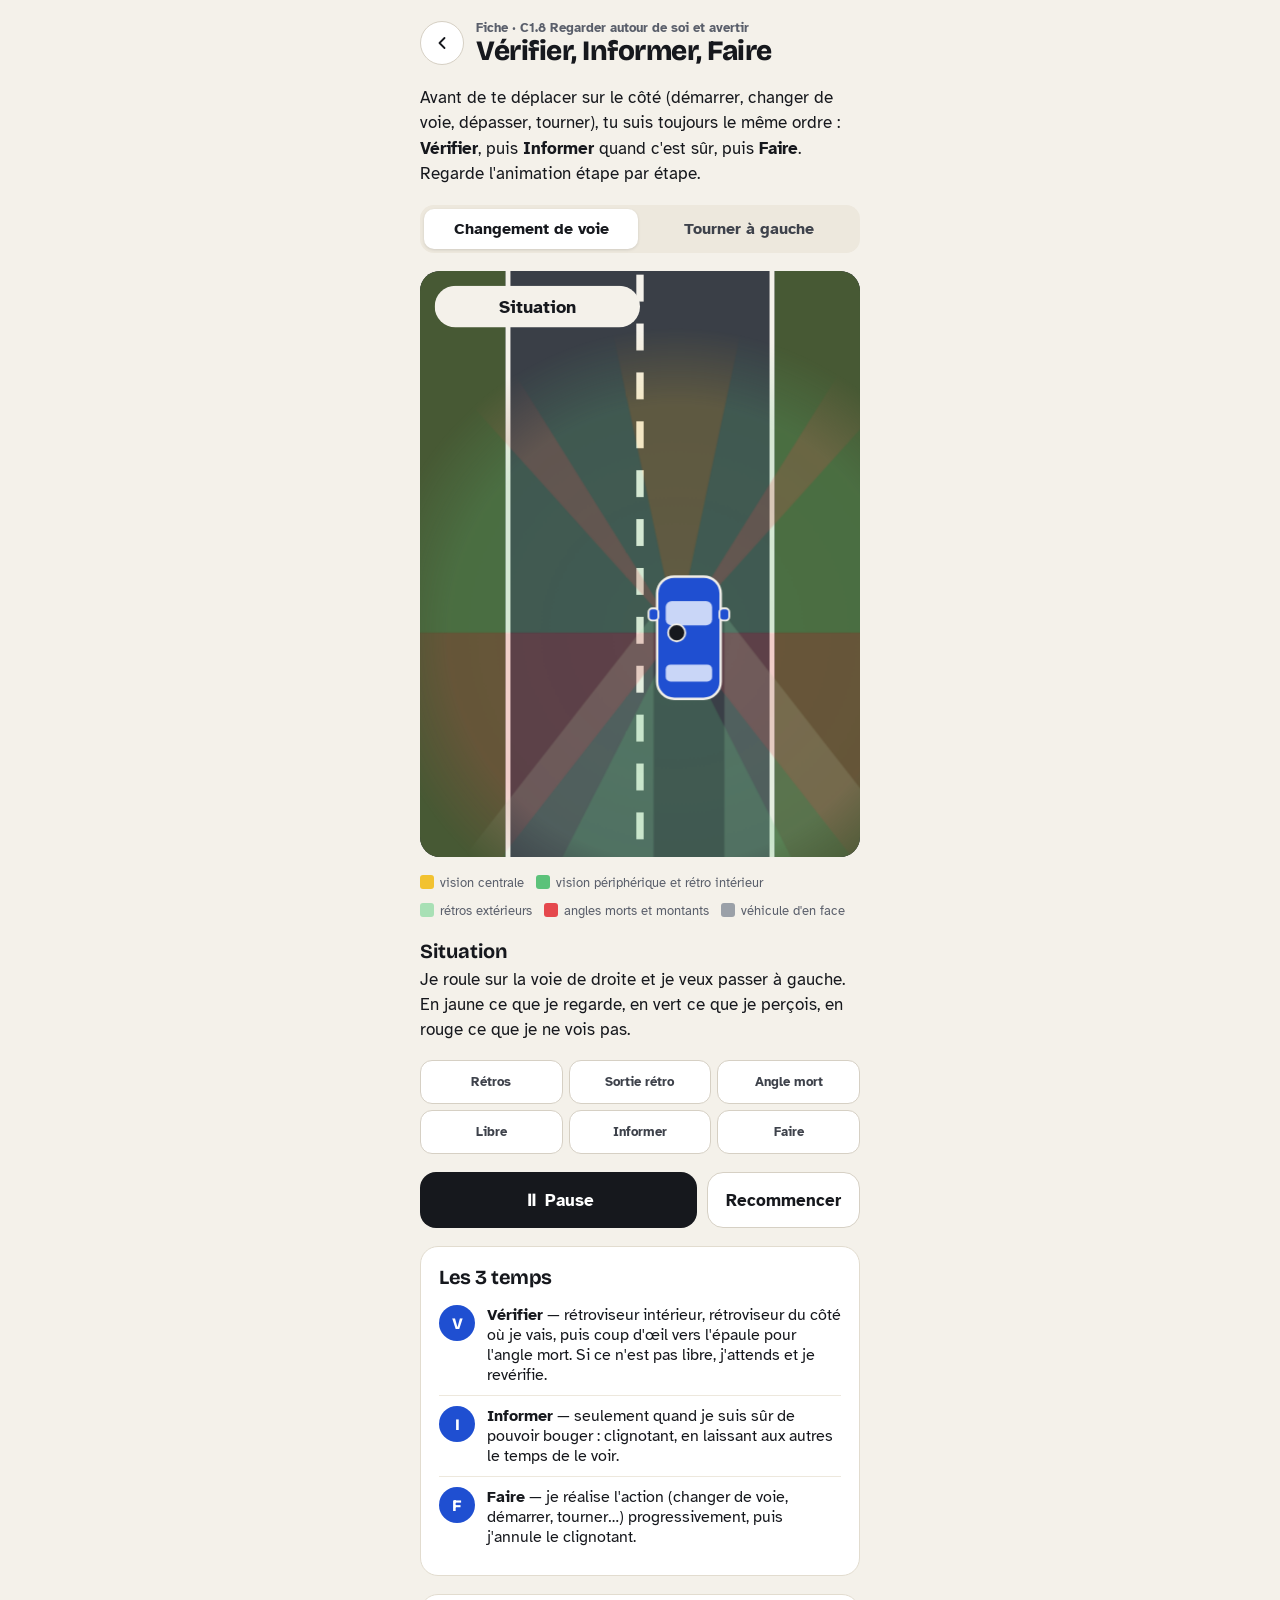
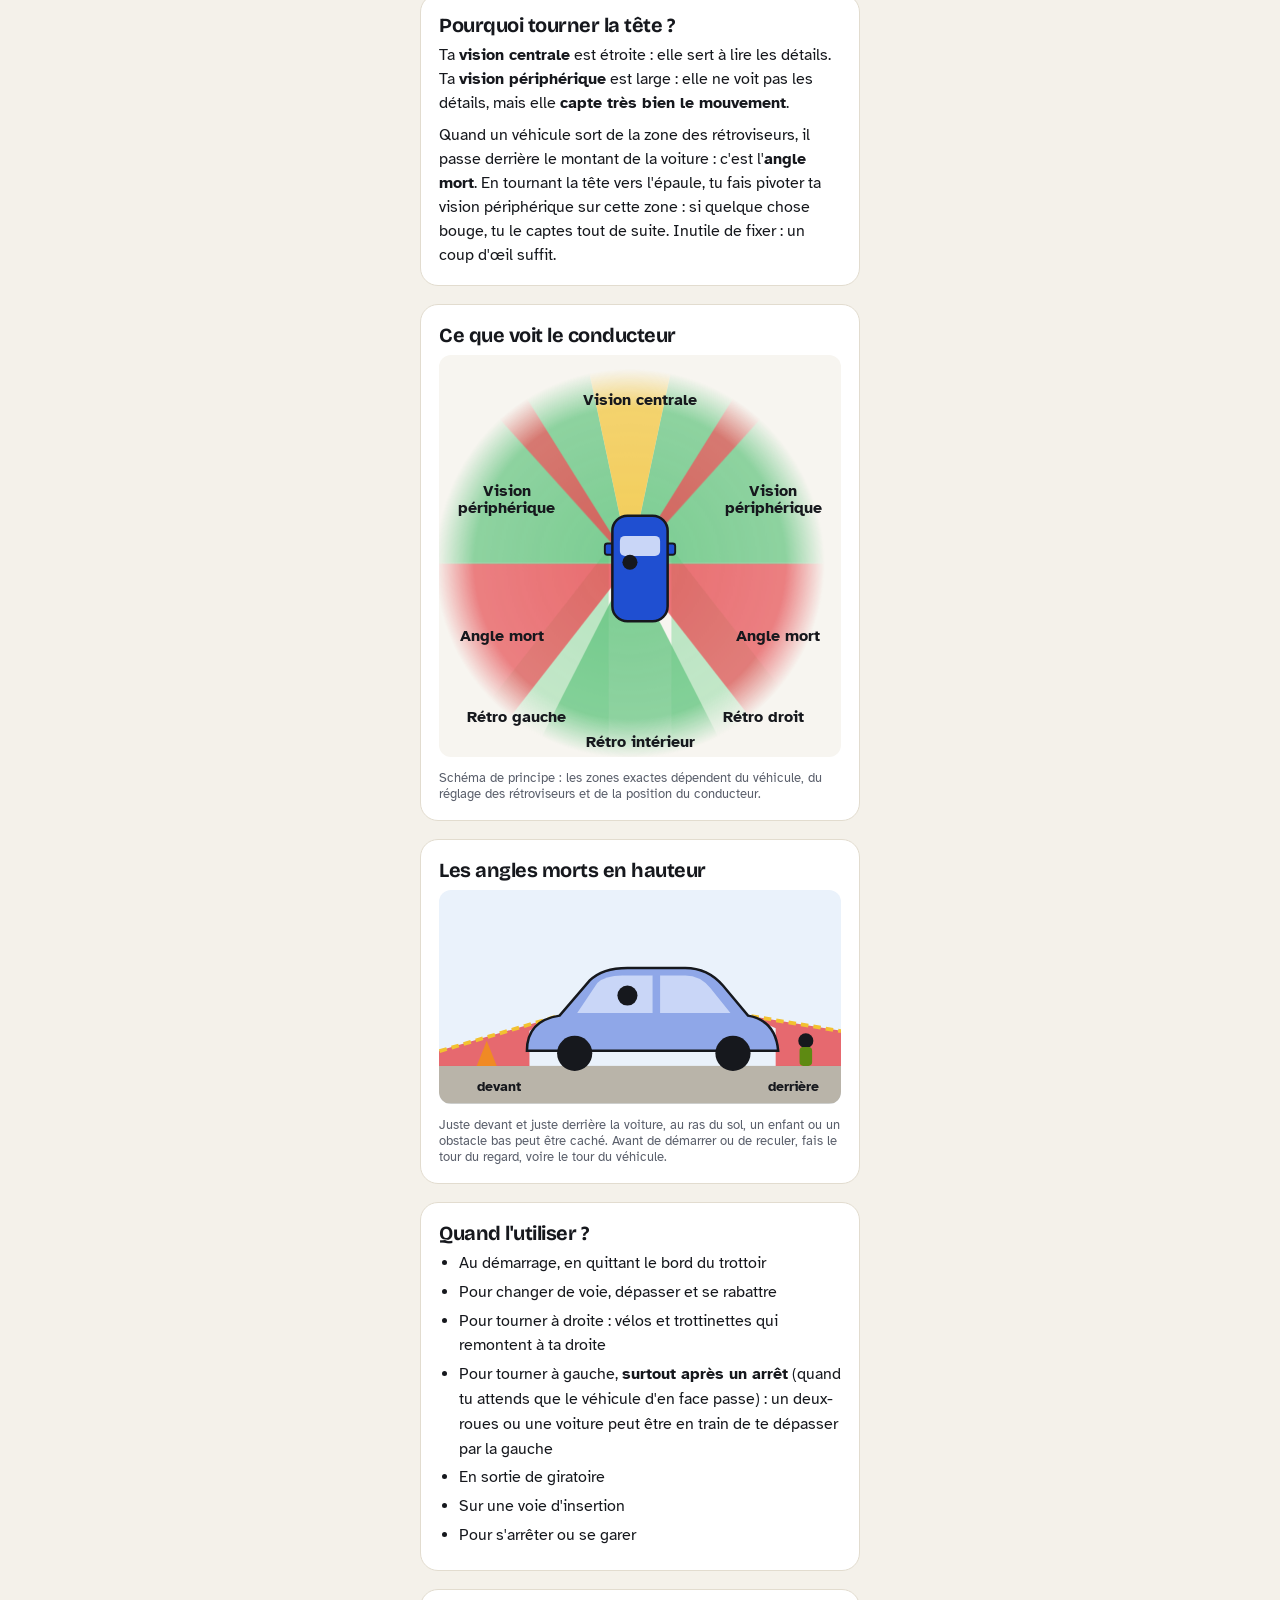
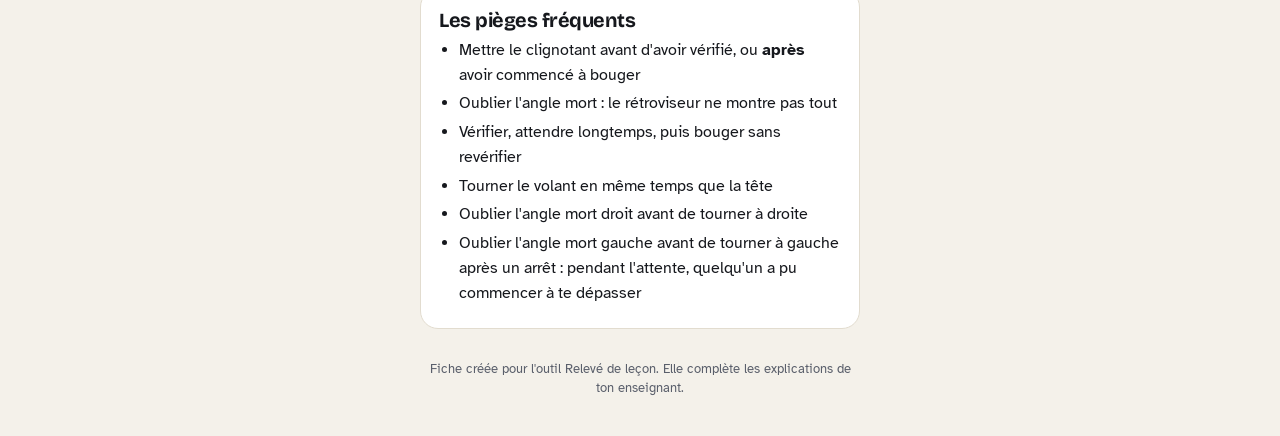
<file: fiches/vif.html>
<!doctype html>
<html lang="fr">
<head>
<meta charset="utf-8">
<meta name="viewport" content="width=device-width, initial-scale=1, viewport-fit=cover">
<title>Vérifier, Informer, Faire — Fiche</title>
<meta name="theme-color" content="#F4F1EA">
<link rel="preconnect" href="https://fonts.googleapis.com">
<link href="https://fonts.googleapis.com/css2?family=Atkinson+Hyperlegible:wght@400;700&family=Bricolage+Grotesque:opsz,wght@12..96,600;12..96,800&display=swap" rel="stylesheet">
<link rel="stylesheet" href="../app.css">
<style>
  .stage{background:#2B2F36;border-radius:20px;overflow:hidden;position:relative}
  .stage svg{display:block;width:100%;height:auto}
  .steps{display:grid;grid-template-columns:repeat(3,minmax(0,1fr));gap:6px}
  .steps button{min-height:44px;border-radius:12px;border:1px solid var(--line2);background:var(--card);font-weight:700;font-size:13px;cursor:pointer;color:var(--ink2);padding:0 4px;line-height:1.1}
  .steps button[aria-current="true"]{background:var(--ink);color:#fff;border-color:var(--ink)}
  .caption{min-height:96px;font-size:17px;line-height:1.45}
  .caption b{font-family:var(--display);font-size:20px;display:block;margin-bottom:2px}
  .ctrl{display:flex;gap:10px;align-items:center}
  .key{display:flex;gap:12px;align-items:flex-start;padding:10px 0;border-bottom:1px solid var(--soft)}
  .key:last-child{border-bottom:0}
  .key .n{flex-shrink:0;width:36px;height:36px;border-radius:18px;background:var(--blue);color:#fff;font-family:var(--display);font-weight:800;display:flex;align-items:center;justify-content:center}
  .legend2{display:flex;flex-wrap:wrap;gap:12px;font-size:13px;color:var(--muted)}
  .legend2 i{display:inline-block;width:14px;height:14px;border-radius:3px;margin-right:6px;vertical-align:-2px}
  ul.clean{margin:0;padding-left:20px;line-height:1.55}
  ul.clean li{margin:4px 0}
  .zonetag{font-family:'Atkinson Hyperlegible',sans-serif;font-weight:700;font-size:13px}
</style>
</head>
<body>
<main id="app" style="gap:18px">
  <div class="row"><a class="icon-btn" href="../#travail" id="backlink" aria-label="Retour"><svg viewBox="0 0 24 24" fill="none" stroke="currentColor" stroke-width="2.2" stroke-linecap="round" stroke-linejoin="round"><path d="M15 18l-6-6 6-6"/></svg></a>
    <div><div class="small muted" style="font-weight:700">Fiche · C1.8 Regarder autour de soi et avertir</div><h1 style="font-size:28px;font-weight:800;line-height:1.1">Vérifier, Informer, Faire</h1></div></div>

  <p style="margin:0;font-size:17px;line-height:1.5">Avant de te déplacer sur le côté (démarrer, changer de voie, dépasser, tourner), tu suis toujours le même ordre : <b>Vérifier</b>, puis <b>Informer</b> quand c'est sûr, puis <b>Faire</b>. Regarde l'animation étape par étape.</p>

  <div class="seg" id="scen" role="group" aria-label="Choisir la situation"><button data-sc="lane" aria-pressed="true">Changement de voie</button><button data-sc="turn" aria-pressed="false">Tourner à gauche</button></div>
  <div class="stage" id="stage1" aria-label="Animation : changement de voie avec une moto qui passe des rétroviseurs à l'angle mort">
    <svg id="scene" viewBox="0 0 360 480" role="img" aria-labelledby="capT">
      <defs>
        <pattern id="dash" width="6" height="40" patternUnits="userSpaceOnUse"><rect width="6" height="22" fill="#F4F1EA"/></pattern>
        <radialGradient id="fade" cx="0" cy="0" r="1" gradientUnits="userSpaceOnUse" gradientTransform="translate(0 0) scale(250)">
          <stop offset="0" stop-color="#fff" stop-opacity="1"/><stop offset=".75" stop-color="#fff" stop-opacity=".9"/><stop offset="1" stop-color="#fff" stop-opacity="0"/>
        </radialGradient>
        <mask id="m"><circle id="maskc" cx="0" cy="0" r="250" fill="url(#fade)"/></mask>
      </defs>
      <rect width="360" height="480" fill="#3A3F47"/>
      <rect x="0" y="0" width="70" height="480" fill="#5E8A12" opacity=".35"/>
      <rect x="290" y="0" width="70" height="480" fill="#5E8A12" opacity=".35"/>
      <rect x="70" y="0" width="4" height="480" fill="#F4F1EA"/>
      <rect x="286" y="0" width="4" height="480" fill="#F4F1EA"/>
      <g id="dashes"><rect x="177" y="-40" width="6" height="560" fill="url(#dash)"/></g>
      <!-- zones de vision, centrées sur le conducteur -->
      <g id="vision" mask="url(#m)">
        <g id="rear"><path id="z_mirL" fill="#A8E0B5"/><path id="z_mirR" fill="#A8E0B5"/><path id="z_mirC" fill="#5CC27A"/></g>
        <g id="blindL"><path id="z_blindL" fill="#E5484D"/></g>
        <g id="blindR"><path id="z_blindR" fill="#E5484D"/></g>
        <g id="fan">
          <path id="z_perL" fill="#5CC27A"/><path id="z_perR" fill="#5CC27A"/>
          <path id="z_cen" fill="#F2C230"/>
        </g>
        <!-- montants du pare-brise : fixes, ils restent avec la voiture quand la tête tourne -->
        <path id="z_pilL" fill="#E5484D"/><path id="z_pilR" fill="#E5484D"/>
      </g>
      <!-- moto -->
      <g id="moto">
        <rect x="-7" y="-20" width="14" height="40" rx="7" fill="#16181D" stroke="#F4F1EA" stroke-width="2"/>
        <circle cx="0" cy="-2" r="7" fill="#C2410C" stroke="#F4F1EA" stroke-width="2"/>
        <circle id="ping" cx="0" cy="0" r="16" fill="none" stroke="#fff" stroke-width="3" opacity="0"/>
      </g>
      <g id="mtag" opacity="0" transform="translate(12 70)"><rect id="mtagbg" x="0" y="-14" width="250" height="28" rx="14" fill="#F4F1EA"/><text id="mtagt" class="zonetag" x="125" y="5" text-anchor="middle" fill="#16181D"></text></g>
      <!-- voiture de l'élève (conduite à gauche) -->
      <g id="car">
        <rect x="-26" y="-50" width="52" height="100" rx="14" fill="#1F4FD1" stroke="#F4F1EA" stroke-width="2"/>
        <rect x="-19" y="-30" width="38" height="20" rx="5" fill="#C9D6F7"/>
        <rect x="-19" y="22" width="38" height="14" rx="4" fill="#C9D6F7"/>
        <rect x="-33" y="-24" width="8" height="10" rx="3" fill="#1F4FD1" stroke="#F4F1EA" stroke-width="1.5"/>
        <rect x="25" y="-24" width="8" height="10" rx="3" fill="#1F4FD1" stroke="#F4F1EA" stroke-width="1.5"/>
        <circle id="bl1" cx="-22" cy="-46" r="6" fill="#FFB020" opacity="0"/>
        <circle id="bl2" cx="-22" cy="46" r="6" fill="#FFB020" opacity="0"/>
        <circle cx="-10" cy="-4" r="7" fill="#16181D" stroke="#F4F1EA" stroke-width="1.5"/>
      </g>
      <g id="badge"><rect x="12" y="12" width="168" height="34" rx="17" fill="#F4F1EA"/><text id="badgeT" x="96" y="34" text-anchor="middle" font-family="Atkinson Hyperlegible, sans-serif" font-weight="700" font-size="15" fill="#16181D">Situation</text></g>
      <g id="tick" opacity="0"><circle cx="330" cy="30" r="18" fill="#3E8E3A"/><path d="M321 30 l6 6 l12 -13" stroke="#fff" stroke-width="4" fill="none" stroke-linecap="round" stroke-linejoin="round"/></g>
      <g id="stopi" opacity="0"><circle cx="330" cy="30" r="18" fill="#C2410C"/><rect x="320" y="26" width="20" height="8" rx="2" fill="#fff"/></g>
    </svg>
  </div>
  <div class="stage" id="stage2" hidden aria-label="Animation : tourner à gauche après un arrêt, une moto dépasse par la gauche">
    <svg viewBox="0 0 360 480" role="img" aria-labelledby="capT">
      <defs>
        <radialGradient id="t_fade" cx="0" cy="0" r="1" gradientUnits="userSpaceOnUse" gradientTransform="scale(250)">
          <stop offset="0" stop-color="#fff" stop-opacity="1"/><stop offset=".75" stop-color="#fff" stop-opacity=".9"/><stop offset="1" stop-color="#fff" stop-opacity="0"/>
        </radialGradient>
        <mask id="t_m"><circle cx="0" cy="0" r="250" fill="url(#t_fade)"/></mask>
      </defs>
      <rect width="360" height="480" fill="#46601C"/>
      <rect x="70" y="0" width="220" height="480" fill="#3A3F47"/>
      <rect x="0" y="90" width="360" height="110" fill="#3A3F47"/>
      <g fill="#F4F1EA">
        <rect x="177" y="214" width="6" height="22"/><rect x="177" y="254" width="6" height="22"/><rect x="177" y="294" width="6" height="22"/><rect x="177" y="334" width="6" height="22"/><rect x="177" y="374" width="6" height="22"/><rect x="177" y="414" width="6" height="22"/><rect x="177" y="454" width="6" height="22"/>
        <rect x="177" y="0" width="6" height="22"/><rect x="177" y="40" width="6" height="22"/>
        <rect x="0" y="142" width="22" height="6"/><rect x="40" y="142" width="22" height="6"/><rect x="300" y="142" width="22" height="6"/><rect x="340" y="142" width="22" height="6"/>
      </g>
      <g id="t_vision" mask="url(#t_m)">
        <path id="t_z_mirL" fill="#A8E0B5"/><path id="t_z_mirR" fill="#A8E0B5"/><path id="t_z_mirC" fill="#5CC27A"/><path id="t_z_blindL" fill="#E5484D"/><path id="t_z_blindR" fill="#E5484D"/>
        <g id="t_fan"><path id="t_z_perL" fill="#5CC27A"/><path id="t_z_perR" fill="#5CC27A"/><path id="t_z_cen" fill="#F2C230"/></g>
        <path id="t_z_pilL" fill="#E5484D"/><path id="t_z_pilR" fill="#E5484D"/>
      </g>
      <g id="t_opp"><rect x="-24" y="-46" width="48" height="92" rx="13" fill="#9AA0A8" stroke="#F4F1EA" stroke-width="2"/><rect x="-17" y="-30" width="34" height="18" rx="5" fill="#D9DCE0"/><rect x="-17" y="20" width="34" height="12" rx="4" fill="#D9DCE0"/></g>
      <g id="t_moto"><rect x="-7" y="-20" width="14" height="40" rx="7" fill="#16181D" stroke="#F4F1EA" stroke-width="2"/><circle cx="0" cy="-2" r="7" fill="#C2410C" stroke="#F4F1EA" stroke-width="2"/><circle id="t_ping" cx="0" cy="0" r="16" fill="none" stroke="#fff" stroke-width="3" opacity="0"/></g>
      <g id="t_car">
        <rect x="-26" y="-50" width="52" height="100" rx="14" fill="#1F4FD1" stroke="#F4F1EA" stroke-width="2"/>
        <rect x="-19" y="-30" width="38" height="20" rx="5" fill="#C9D6F7"/><rect x="-19" y="22" width="38" height="14" rx="4" fill="#C9D6F7"/>
        <rect x="-33" y="-24" width="8" height="10" rx="3" fill="#1F4FD1" stroke="#F4F1EA" stroke-width="1.5"/><rect x="25" y="-24" width="8" height="10" rx="3" fill="#1F4FD1" stroke="#F4F1EA" stroke-width="1.5"/>
        <circle id="t_bl1" cx="-22" cy="-46" r="6" fill="#FFB020" opacity="0"/><circle id="t_bl2" cx="-22" cy="46" r="6" fill="#FFB020" opacity="0"/>
        <circle cx="-10" cy="-4" r="7" fill="#16181D" stroke="#F4F1EA" stroke-width="1.5"/>
      </g>
      <g><rect x="12" y="12" width="168" height="34" rx="17" fill="#F4F1EA"/><text id="t_badgeT" x="96" y="34" text-anchor="middle" font-family="Atkinson Hyperlegible, sans-serif" font-weight="700" font-size="15" fill="#16181D">Situation</text></g>
      <g id="t_mtag" opacity="0" transform="translate(12 70)"><rect id="t_mtagbg" x="0" y="-14" width="250" height="28" rx="14" fill="#F4F1EA"/><text id="t_mtagt" class="zonetag" x="125" y="5" text-anchor="middle" fill="#16181D"></text></g>
      <g id="t_tick" opacity="0"><circle cx="330" cy="30" r="18" fill="#3E8E3A"/><path d="M321 30 l6 6 l12 -13" stroke="#fff" stroke-width="4" fill="none" stroke-linecap="round" stroke-linejoin="round"/></g>
      <g id="t_stopi" opacity="0"><circle cx="330" cy="30" r="18" fill="#C2410C"/><rect x="320" y="26" width="20" height="8" rx="2" fill="#fff"/></g>
    </svg>
  </div>
  <div class="legend2"><span><i style="background:#F2C230"></i>vision centrale</span><span><i style="background:#5CC27A"></i>vision périphérique et rétro intérieur</span><span><i style="background:#A8E0B5"></i>rétros extérieurs</span><span><i style="background:#E5484D"></i>angles morts et montants</span><span><i style="background:#9AA0A8"></i>véhicule d'en face</span></div>

  <div class="caption" id="cap" aria-live="polite"><b id="capT">Situation</b><span id="capS"></span></div>
  <div class="steps" id="steps"></div>
  <div class="ctrl"><button class="btn btn-dark" id="play" style="flex:1">⏸ Pause</button><button class="btn btn-light" id="restart" style="width:auto;padding:0 18px">Recommencer</button></div>

  <div class="card"><h2 style="font-size:20px;margin-bottom:6px">Les 3 temps</h2>
    <div class="key"><span class="n">V</span><div><b>Vérifier</b> — rétroviseur intérieur, rétroviseur du côté où je vais, puis coup d'œil vers l'épaule pour l'angle mort. Si ce n'est pas libre, j'attends et je revérifie.</div></div>
    <div class="key"><span class="n">I</span><div><b>Informer</b> — seulement quand je suis sûr de pouvoir bouger : clignotant, en laissant aux autres le temps de le voir.</div></div>
    <div class="key"><span class="n">F</span><div><b>Faire</b> — je réalise l'action (changer de voie, démarrer, tourner…) progressivement, puis j'annule le clignotant.</div></div>
  </div>

  <div class="card"><h2 style="font-size:20px;margin-bottom:6px">Pourquoi tourner la tête ?</h2>
    <p style="margin:0 0 8px;line-height:1.5">Ta <b>vision centrale</b> est étroite : elle sert à lire les détails. Ta <b>vision périphérique</b> est large : elle ne voit pas les détails, mais elle <b>capte très bien le mouvement</b>.</p>
    <p style="margin:0;line-height:1.5">Quand un véhicule sort de la zone des rétroviseurs, il passe derrière le montant de la voiture : c'est l'<b>angle mort</b>. En tournant la tête vers l'épaule, tu fais pivoter ta vision périphérique sur cette zone : si quelque chose bouge, tu le captes tout de suite. Inutile de fixer : un coup d'œil suffit.</p>
  </div>

  <div class="card"><h2 style="font-size:20px;margin-bottom:8px">Ce que voit le conducteur</h2>
    <svg id="map" viewBox="0 0 320 320" role="img" aria-label="Vue de dessus : vision centrale en jaune vers l'avant, vision périphérique en vert sur les côtés avant, angles morts en rouge sur les côtés arrière et au niveau des montants du pare-brise, rétroviseurs en vert vers l'arrière" style="width:100%;height:auto;border-radius:12px;background:#F7F5F0"></svg>
    <p class="small muted" style="margin:8px 0 0">Schéma de principe : les zones exactes dépendent du véhicule, du réglage des rétroviseurs et de la position du conducteur.</p>
  </div>

  <div class="card"><h2 style="font-size:20px;margin-bottom:8px">Les angles morts en hauteur</h2>
    <svg viewBox="0 0 320 170" role="img" aria-label="Vue de côté : zone non visible juste devant et juste derrière la voiture, au ras du sol, où un enfant ou un obstacle bas peut être caché" style="width:100%;height:auto;border-radius:12px;background:#EAF2FB">
      <rect y="140" width="320" height="30" fill="#B9B4A9"/>
      <!-- zones cachées sous la ligne de regard -->
      <polygon points="96,100 0,128 0,140 72,140 72,112" fill="#E5484D" opacity=".8"/>
      <polygon points="246,100 320,112 320,140 268,140 268,110" fill="#E5484D" opacity=".8"/>
      <line x1="150" y1="84" x2="0" y2="128.4" stroke="#F2C230" stroke-width="3" stroke-dasharray="6 4"/>
      <line x1="150" y1="84" x2="320" y2="112.3" stroke="#F2C230" stroke-width="3" stroke-dasharray="6 4"/>
      <!-- voiture de profil -->
      <path d="M70 128 Q70 104 96 100 L120 72 Q130 62 150 62 L196 62 Q214 62 226 76 L246 100 Q268 104 270 128 Z" fill="#8FA7E8" stroke="#16181D" stroke-width="2"/>
      <path d="M126 74 Q132 68 146 68 L170 68 L170 98 L110 98 Z" fill="#C9D6F7"/>
      <path d="M176 68 L196 68 Q208 68 216 78 L232 98 L176 98 Z" fill="#C9D6F7"/>
      <circle cx="150" cy="84" r="8" fill="#16181D"/>
      <circle cx="108" cy="130" r="14" fill="#16181D"/><circle cx="234" cy="130" r="14" fill="#16181D"/>
      <!-- obstacles bas -->
      <path d="M30 140 L38 120 L46 140 Z" fill="#F08A24"/>
      <circle cx="292" cy="120" r="6" fill="#16181D"/><rect x="287" y="125" width="10" height="15" rx="3" fill="#5E8A12"/>
      <text x="30" y="160" font-family="Atkinson Hyperlegible, sans-serif" font-size="11" font-weight="700" fill="#16181D">devant</text>
      <text x="262" y="160" font-family="Atkinson Hyperlegible, sans-serif" font-size="11" font-weight="700" fill="#16181D">derrière</text>
    </svg>
    <p class="small muted" style="margin:8px 0 0">Juste devant et juste derrière la voiture, au ras du sol, un enfant ou un obstacle bas peut être caché. Avant de démarrer ou de reculer, fais le tour du regard, voire le tour du véhicule.</p>
  </div>

  <div class="card"><h2 style="font-size:20px;margin-bottom:6px">Quand l'utiliser ?</h2>
    <ul class="clean"><li>Au démarrage, en quittant le bord du trottoir</li><li>Pour changer de voie, dépasser et se rabattre</li><li>Pour tourner à droite : vélos et trottinettes qui remontent à ta droite</li><li>Pour tourner à gauche, <b>surtout après un arrêt</b> (quand tu attends que le véhicule d'en face passe) : un deux-roues ou une voiture peut être en train de te dépasser par la gauche</li><li>En sortie de giratoire</li><li>Sur une voie d'insertion</li><li>Pour s'arrêter ou se garer</li></ul></div>

  <div class="card"><h2 style="font-size:20px;margin-bottom:6px">Les pièges fréquents</h2>
    <ul class="clean"><li>Mettre le clignotant avant d'avoir vérifié, ou <b>après</b> avoir commencé à bouger</li><li>Oublier l'angle mort : le rétroviseur ne montre pas tout</li><li>Vérifier, attendre longtemps, puis bouger sans revérifier</li><li>Tourner le volant en même temps que la tête</li><li>Oublier l'angle mort droit avant de tourner à droite</li><li>Oublier l'angle mort gauche avant de tourner à gauche après un arrêt : pendant l'attente, quelqu'un a pu commencer à te dépasser</li></ul></div>

  <p class="footer">Fiche créée pour l'outil Relevé de leçon. Elle complète les explications de ton enseignant.</p>
</main>
<script>
(function () {
  'use strict';
  try { if (document.referrer && new URL(document.referrer).origin === location.origin) document.getElementById('backlink').addEventListener('click', function (e) { e.preventDefault(); history.back(); }); } catch (e) {}
  const $ = (id) => document.getElementById(id);
  const ease = (t) => t < .5 ? 2 * t * t : 1 - Math.pow(-2 * t + 2, 2) / 2;
  const lerp = (a, b, t) => a + (b - a) * t;
  const clamp = (v) => Math.max(0, Math.min(1, v));

  // Secteur angulaire (0° = vers l'avant, sens horaire) depuis (0,0)
  function sector(a1, a2, r) {
    const p = (a) => [Math.sin(a * Math.PI / 180) * r, -Math.cos(a * Math.PI / 180) * r];
    const [x1, y1] = p(a1), [x2, y2] = p(a2), large = (a2 - a1) > 180 ? 1 : 0;
    return `M0 0 L${x1.toFixed(1)} ${y1.toFixed(1)} A${r} ${r} 0 ${large} 1 ${x2.toFixed(1)} ${y2.toFixed(1)} Z`;
  }
  // Zones (en degrés, par rapport à l'axe de la voiture)
  const Z = {
    cen: [-12, 12], perL: [-90, -12], perR: [12, 90], pilL: [-42, -32], pilR: [32, 42],
    blindL: [-142, -90], blindR: [90, 142], mirR: [142, 180], mirC: [153, 207], mirL: [180, 218]
  };
  // Les rétros extérieurs partent des rétroviseurs eux-mêmes (position par rapport au conducteur)
  const MIR = { mirL: { x: -19, y: -15 }, mirR: { x: 39, y: -15 } };
  function drawZones(prefix, r) {
    Object.entries(Z).forEach(([k, [a, b]]) => {
      const el = $(prefix + k); if (!el) return;
      el.setAttribute('d', sector(a, b, r));
      if (MIR[k]) el.setAttribute('transform', `translate(${MIR[k].x} ${MIR[k].y})`);
    });
  }
  drawZones('z_', 250);
  drawZones('t_z_', 250);

  // Schéma fixe « ce que voit le conducteur »
  (function map() {
    const ns = 'http://www.w3.org/2000/svg', svg = $('map');
    svg.innerHTML = '<defs><radialGradient id="fd2" cx="0" cy="0" r="155" gradientUnits="userSpaceOnUse"><stop offset="0" stop-color="#fff"/><stop offset=".8" stop-color="#fff" stop-opacity=".85"/><stop offset="1" stop-color="#fff" stop-opacity="0"/></radialGradient><mask id="m2"><rect x="-170" y="-180" width="340" height="360" fill="url(#fd2)"/></mask></defs>';
    const g = document.createElementNS(ns, 'g'); g.setAttribute('transform', 'translate(152 166)'); g.setAttribute('mask', 'url(#m2)');
    const col = { cen: '#F2C230', perL: '#5CC27A', perR: '#5CC27A', pilL: '#E5484D', pilR: '#E5484D', blindL: '#E5484D', blindR: '#E5484D', mirC: '#5CC27A', mirL: '#A8E0B5', mirR: '#A8E0B5' };
    const MM = { mirL: 'translate(-17 -12)', mirR: 'translate(33 -12)' };
    ['mirL', 'mirR', 'mirC', 'blindL', 'blindR', 'perL', 'perR', 'pilL', 'pilR', 'cen'].forEach((k) => { const p = document.createElementNS(ns, 'path'); p.setAttribute('d', sector(Z[k][0], Z[k][1], 160)); if (MM[k]) p.setAttribute('transform', MM[k]); p.setAttribute('fill', col[k]); p.setAttribute('opacity', '.8'); g.appendChild(p); });
    svg.appendChild(g);
    svg.insertAdjacentHTML('beforeend', '<g transform="translate(160 170)"><rect x="-28" y="-20" width="7" height="9" rx="2" fill="#1F4FD1" stroke="#16181D" stroke-width="1.5"/><rect x="21" y="-20" width="7" height="9" rx="2" fill="#1F4FD1" stroke="#16181D" stroke-width="1.5"/><rect x="-22" y="-42" width="44" height="84" rx="12" fill="#1F4FD1" stroke="#16181D" stroke-width="2"/><rect x="-16" y="-26" width="32" height="16" rx="4" fill="#C9D6F7"/><circle cx="-8" cy="-5" r="6" fill="#16181D"/></g>' +
      ['<text x="160" y="40" text-anchor="middle">Vision centrale</text>', '<text x="54" y="112" text-anchor="middle">Vision</text><text x="54" y="126" text-anchor="middle">périphérique</text>', '<text x="266" y="112" text-anchor="middle">Vision</text><text x="266" y="126" text-anchor="middle">périphérique</text>', '<text x="50" y="228" text-anchor="middle">Angle mort</text>', '<text x="270" y="228" text-anchor="middle">Angle mort</text>', '<text x="160" y="312" text-anchor="middle">Rétro intérieur</text>', '<text x="62" y="292" text-anchor="middle">Rétro gauche</text>', '<text x="258" y="292" text-anchor="middle">Rétro droit</text>'].map((t) => t.replace(/<text /g, '<text font-family="Atkinson Hyperlegible, sans-serif" font-size="13" font-weight="700" fill="#16181D" ')).join(''));
  })();

  const DRV = { dx: -10, dy: -4 };
  // Dans quelle zone se trouve la moto, vue du conducteur (avec la rotation de la tête)
  function zoneOf(mx, my, cx, cy, head) {
    const dx = mx - (cx + DRV.dx), dy = my - (cy + DRV.dy);
    const a = Math.atan2(dx, -dy) * 180 / Math.PI; // 0 = avant
    const inRange = (v, [lo, hi]) => { let x = v; while (x < lo) x += 360; while (x > lo + 360) x -= 360; return x <= hi; };
    const rel = a - head;
    if (inRange(a, Z.pilL) || inRange(a, Z.pilR)) return 'pil'; // les montants ne tournent pas avec la tête
    if (inRange(rel, Z.cen)) return 'cen';
    if (inRange(rel, Z.perL) || inRange(rel, Z.perR)) return 'per';
    const from = (o) => Math.atan2(mx - (cx + DRV.dx + o.x), -(my - (cy + DRV.dy + o.y))) * 180 / Math.PI;
    const inC = inRange(a, Z.mirC), inL = inRange(from(MIR.mirL), Z.mirL), inR = inRange(from(MIR.mirR), Z.mirR);
    if (inC && inL) return 'mirCL';
    if (inC && inR) return 'mirCR';
    if (inC) return 'mirC';
    if (inL) return 'mirL';
    if (inR) return 'mirR';
    return 'blind';
  }
  const TAG = { mirCL: 'rétros intérieur et gauche', mirCR: 'rétros intérieur et droit', mirC: 'rétro intérieur', mirL: 'rétro gauche', mirR: 'rétro droit', blind: 'angle mort', per: 'vision périphérique', cen: 'vision centrale', pil: 'derrière le montant' };
  const ZONE_EL = { mirCL: ['z_mirC', 'z_mirL'], mirCR: ['z_mirC', 'z_mirR'], mirC: ['z_mirC'], mirL: ['z_mirL'], mirR: ['z_mirR'], blind: ['z_blindL'], per: ['z_perL'], cen: ['z_cen'], pil: ['z_pilL'] };
  const ZIDS = ['z_mirC', 'z_mirL', 'z_mirR', 'z_blindL', 'z_blindR', 'z_perL', 'z_perR', 'z_pilL', 'z_pilR', 'z_cen'];

  // Partie commune : zones, étiquette, clignotants, icônes (préfixe '' ou 't_')
  function common(P, s, mx, my, cx, cy) {
    ZIDS.forEach((id) => $(P + id).setAttribute('opacity', .22));
    let zone = null;
    if (s.focus && my > -40 && my < 500) {
      zone = zoneOf(mx, my, cx, cy, s.head || 0);
      if (s.keep) $(P + s.keep).setAttribute('opacity', .6);
      (ZONE_EL[zone] || []).forEach((id) => $(P + id).setAttribute('opacity', .75));
      const red = zone === 'blind' || zone === 'pil';
      $(P + 'mtag').setAttribute('opacity', 1);
      $(P + 'mtagt').textContent = 'Moto : ' + TAG[zone];
      $(P + 'mtagbg').setAttribute('fill', red ? '#E5484D' : '#F4F1EA');
      $(P + 'mtagt').setAttribute('fill', red ? '#fff' : '#16181D');
    } else $(P + 'mtag').setAttribute('opacity', 0);
    const now = performance.now();
    $(P + 'ping').setAttribute('opacity', s.ping && Math.floor(now / 300) % 2 === 0 ? 1 : 0);
    const on = s.blink && Math.floor(now / 380) % 2 === 0;
    $(P + 'bl1').setAttribute('opacity', on ? 1 : 0); $(P + 'bl2').setAttribute('opacity', on ? 1 : 0);
    $(P + 'tick').setAttribute('opacity', s.tick || 0); $(P + 'stopi').setAttribute('opacity', s.stop || 0);
  }

  // ---------- Scénario 1 : changement de voie ----------
  const CAR_Y = 300;
  const LANE = [
    { d: 3200, t: 'Situation', k: 'Situation', s: 'Je roule sur la voie de droite et je veux passer à gauche. En jaune ce que je regarde, en vert ce que je perçois, en rouge ce que je ne vois pas.',
      f: (p) => ({ moto: lerp(560, 480, p), car: 220, head: 0 }) },
    { d: 3600, t: '1. Vérifier : les rétroviseurs', k: 'Rétros', s: 'Rétroviseur intérieur, puis rétroviseur gauche : la moto arrive, je la vois dans la zone des rétroviseurs.',
      f: (p) => ({ moto: lerp(480, 420, p), car: 220, head: 0, focus: 1, keep: 'z_mirL' }) },
    { d: 4200, t: 'La moto sort des rétros', k: 'Sortie rétro', s: 'La moto sort de la zone des rétroviseurs et passe derrière le montant gauche : elle entre dans l\'angle mort. Je ne la vois plus.',
      f: (p) => ({ moto: lerp(420, 330, ease(p)), car: 220, head: 0, focus: 1, keep: 'z_mirL' }) },
    { d: 4200, t: '1. Vérifier : l\'angle mort', k: 'Angle mort', s: 'Coup d\'œil vers l\'épaule gauche : ma vision périphérique pivote sur l\'angle mort et capte le mouvement de la moto. Pas libre : pas de clignotant, j\'attends.',
      f: (p) => ({ moto: lerp(330, 318, p), car: 220, head: -90 * ease(Math.min(1, p * 2)), focus: 1, stop: p > .45 ? 1 : 0, ping: p > .45 }) },
    { d: 3600, t: '1. Vérifier à nouveau', k: 'Libre', s: 'La moto me dépasse. Je revérifie rétroviseur et angle mort : c\'est libre, je suis sûr de pouvoir bouger.',
      f: (p) => ({ moto: lerp(318, -60, ease(p)), car: 220, head: p < .5 ? lerp(-90, 0, ease(p * 2)) : (p < .75 ? 0 : -90 * ease((p - .75) * 4)), focus: 1, tick: p > .85 ? 1 : 0 }) },
    { d: 2800, t: '2. Informer', k: 'Informer', s: 'Maintenant seulement, je mets le clignotant gauche, et je laisse aux autres le temps de le voir.',
      f: (p) => ({ moto: -60, car: 220, head: lerp(-90, 0, ease(Math.min(1, p * 2))), blink: true, tick: 1 }) },
    { d: 3400, t: '3. Faire', k: 'Faire', s: 'Je change de voie progressivement, puis j\'annule le clignotant.',
      f: (p) => ({ moto: -60, car: lerp(220, 140, ease(p)), head: 0, blink: p < .85 }) }
  ];
  function drawLane(st, p) {
    const s = st.f(p), mx = 140, my = s.moto;
    $('car').setAttribute('transform', `translate(${s.car} ${CAR_Y})`);
    $('vision').setAttribute('transform', `translate(${s.car + DRV.dx} ${CAR_Y + DRV.dy})`);
    $('fan').setAttribute('transform', `rotate(${s.head || 0})`);
    $('moto').setAttribute('transform', `translate(${mx} ${my})`);
    common('', s, mx, my, s.car, CAR_Y);
    $('badgeT').textContent = st.k;
    $('dashes').setAttribute('transform', `translate(0 ${paused ? 0 : (performance.now() / 12) % 40})`);
  }

  // ---------- Scénario 2 : tourner à gauche après un arrêt ----------
  const TX = 210, TY = 170, MX2 = 135;
  // Trajectoire du virage : tout droit, quart de cercle, puis vers la gauche
  function turnPath(p) {
    const q = ease(p), C = { x: 160, y: 160 }, R = TX - C.x;
    if (q < .1) return { x: TX, y: lerp(TY, C.y, q / .1), h: 0 };
    if (q < .6) { const th = (q - .1) / .5 * Math.PI / 2; return { x: C.x + R * Math.cos(th), y: C.y - R * Math.sin(th), h: -th * 180 / Math.PI }; }
    return { x: lerp(C.x, 34, (q - .6) / .4), y: C.y - R, h: -90 };
  }
  const TURN = [
    { d: 3800, t: 'Situation', k: 'Situation', s: 'J\'ai fait mon VIF, clignotant gauche mis, et je me suis avancé au centre de l\'intersection. Je m\'arrête : la voiture d\'en face est prioritaire, je la laisse passer.',
      f: (p) => ({ opp: lerp(-60, 600, p), moto: 700, head: 0, blink: true }) },
    { d: 3600, t: 'Pendant l\'attente : les rétroviseurs', k: 'Rétros', s: 'J\'attends, mais je surveille mes rétroviseurs : une moto arrive derrière moi et se décale pour me dépasser par la gauche.',
      f: (p) => ({ opp: 700, moto: lerp(640, 262, p), head: 0, blink: true, focus: 1, keep: 'z_mirL' }) },
    { d: 4000, t: 'En face, c\'est libre… mais', k: 'Angle mort', s: 'La voie d\'en face est dégagée. Pourtant la moto sort des rétros et entre dans mon angle mort gauche. Si je tourne sans regarder, je lui coupe la route.',
      f: (p) => ({ opp: 700, moto: lerp(262, 195, ease(p)), head: 0, blink: true, focus: 1, keep: 'z_mirL' }) },
    { d: 4200, t: '1. Revérifier : l\'angle mort', k: 'Coup d\'œil', s: 'Avant de tourner, coup d\'œil vers l\'épaule gauche : ma vision périphérique capte la moto. Je ne bouge pas, je la laisse passer.',
      f: (p) => ({ opp: 700, moto: lerp(195, 188, p), head: -90 * ease(Math.min(1, p * 2)), blink: true, focus: 1, stop: p > .45 ? 1 : 0, ping: p > .45 }) },
    { d: 3800, t: 'Revérifier encore', k: 'Libre', s: 'La moto est passée. Rétroviseur, angle mort, en face : tout est libre. Je peux tourner.',
      f: (p) => ({ opp: 700, moto: lerp(188, -60, ease(p)), head: p < .5 ? lerp(-90, 0, ease(p * 2)) : (p < .75 ? 0 : -90 * ease((p - .75) * 4)), blink: true, focus: 1, tick: p > .85 ? 1 : 0 }) },
    { d: 4200, t: '3. Faire', k: 'Faire', s: 'Je tourne à gauche en coupant la voie d\'en face franchement, puis je m\'assure que le clignotant est bien annulé.',
      f: (p) => ({ opp: 700, moto: -60, head: 0, blink: p < .8, car: turnPath(p), novision: true }) }
  ];
  function drawTurn(st, p) {
    const s = st.f(p), c = s.car || { x: TX, y: TY, h: 0 }, mx = MX2, my = s.moto;
    $('t_car').setAttribute('transform', `translate(${c.x.toFixed(1)} ${c.y.toFixed(1)}) rotate(${c.h.toFixed(1)})`);
    $('t_vision').setAttribute('transform', `translate(${TX + DRV.dx} ${TY + DRV.dy})`);
    $('t_vision').setAttribute('opacity', s.novision ? 0 : 1);
    $('t_fan').setAttribute('transform', `rotate(${s.head || 0})`);
    $('t_moto').setAttribute('transform', `translate(${mx} ${my})`);
    $('t_opp').setAttribute('transform', `translate(130 ${s.opp}) rotate(180)`);
    common('t_', s, mx, my, TX, TY);
    $('t_badgeT').textContent = st.k;
  }

  const SC = { lane: { steps: LANE, draw: drawLane, stage: 'stage1' }, turn: { steps: TURN, draw: drawTurn, stage: 'stage2' } };
  let cur = SC.lane, idx = 0, t0 = performance.now(), paused = false, pauseAt = 0;
  const stepsEl = $('steps');
  function buildSteps() {
    stepsEl.innerHTML = '';
    cur.steps.slice(1).forEach((st, i) => { const b = document.createElement('button'); b.textContent = st.k; b.addEventListener('click', () => go(i + 1)); stepsEl.appendChild(b); });
  }
  function go(i) { idx = i; t0 = performance.now(); if (paused) pauseAt = t0; }
  function setScen(key) {
    cur = SC[key];
    Object.values(SC).forEach((c) => { $(c.stage).hidden = c !== cur; });
    [...$('scen').children].forEach((b) => b.setAttribute('aria-pressed', String(b.dataset.sc === key)));
    buildSteps(); go(0);
    try { history.replaceState(null, '', key === 'turn' ? '#gauche' : location.pathname + location.search); } catch (e) {}
  }
  $('scen').addEventListener('click', (e) => { const b = e.target.closest('button[data-sc]'); if (b) setScen(b.dataset.sc); });
  function draw(p) {
    const st = cur.steps[idx];
    cur.draw(st, p);
    $('capT').textContent = st.t; $('capS').textContent = st.s;
    [...stepsEl.children].forEach((b, i) => b.setAttribute('aria-current', String(i + 1 === idx)));
  }
  function loop(now) {
    if (!paused) { let p = (now - t0) / cur.steps[idx].d; if (p >= 1) { idx = (idx + 1) % cur.steps.length; t0 = now; p = 0; } draw(clamp(p)); }
    else draw(clamp((pauseAt - t0) / cur.steps[idx].d));
    requestAnimationFrame(loop);
  }
  $('play').addEventListener('click', () => {
    if (paused) { t0 += performance.now() - pauseAt; paused = false; $('play').textContent = '⏸ Pause'; }
    else { paused = true; pauseAt = performance.now(); $('play').textContent = '▶ Lecture'; }
  });
  $('restart').addEventListener('click', () => go(0));
  buildSteps();
  if (location.hash === '#gauche') setScen('turn');
  window.addEventListener('hashchange', () => setScen(location.hash === '#gauche' ? 'turn' : 'lane'));
  if (window.matchMedia('(prefers-reduced-motion: reduce)').matches) { paused = true; pauseAt = performance.now(); $('play').textContent = '▶ Lecture'; }
  requestAnimationFrame(loop);
})();
</script>
</body>
</html>
</file>
<file: app.css>
:root{
  --ground:#F4F1EA; --card:#FFFFFF; --ink:#16181D; --ink2:#3E424B; --muted:#5A5F6B;
  --line:#E2DCCF; --line2:#D6D0C4; --soft:#EDE8DD; --blue:#1F4FD1; --blue-d:#163A9C; --blue-l:#E3E9FB; --blue-m:#8FA7E8;
  --orange:#C2410C; --orange-d:#9A3412; --orange-l:#FBEEE6; --neutral:#E2DCCF;
  --display:'Bricolage Grotesque', system-ui, sans-serif;
  --body:'Atkinson Hyperlegible', system-ui, sans-serif;
}
*{box-sizing:border-box}
html,body{margin:0;background:var(--ground);color:var(--ink);font-family:var(--body);font-size:16px;-webkit-text-size-adjust:100%}
body{min-height:100vh;min-height:100dvh}
button,input,select{font:inherit;color:inherit}
a{color:var(--blue)}
#app{max-width:480px;margin:0 auto;min-height:100vh;min-height:100dvh;padding:calc(env(safe-area-inset-top) + 20px) 20px calc(env(safe-area-inset-bottom) + 24px);display:flex;flex-direction:column;gap:20px}
.loading{color:var(--muted);text-align:center;margin-top:40vh}
.dark{background:var(--ink);color:var(--ground)}
body.is-dark{background:var(--ink)}

h1,h2,.display{font-family:var(--display);margin:0;letter-spacing:-.5px}
.brand{font-family:var(--display);font-weight:800;font-size:22px}
.muted{color:var(--muted)}
.small{font-size:13px}
.row{display:flex;align-items:center;gap:12px}
.between{justify-content:space-between}
.stack{display:flex;flex-direction:column;gap:12px}
.grow{flex:1}
.spacer{margin-top:auto}

.icon-btn{width:44px;height:44px;flex-shrink:0;border-radius:22px;border:1px solid var(--line2);background:var(--card);display:inline-flex;align-items:center;justify-content:center;cursor:pointer;color:var(--ink);text-decoration:none}
.dark .icon-btn{background:transparent;border-color:#3A3E47;color:var(--ground)}
.icon-btn svg{width:20px;height:20px}

.btn{display:flex;align-items:center;justify-content:center;gap:10px;min-height:56px;padding:0 20px;border-radius:16px;border:0;font-weight:700;font-size:17px;cursor:pointer;text-decoration:none;width:100%}
.btn-primary{background:var(--blue);color:#fff}
.btn-dark{background:var(--ink);color:#fff}
.btn-light{background:var(--card);color:var(--ink);border:1px solid var(--line2)}
.btn-ghost{background:transparent;color:inherit;border:1px solid #3A3E47}
.btn:disabled{opacity:.5;cursor:default}
.btn svg{width:18px;height:18px}

.card{background:var(--card);border:1px solid var(--line);border-radius:18px;padding:18px}
.hero{background:var(--blue);color:#fff;border-radius:20px;padding:22px;display:flex;flex-direction:column;gap:14px}
.hero .btn{background:#fff;color:var(--ink);min-height:52px}
.countdown{font-family:var(--display);font-weight:800;font-size:56px;line-height:1;letter-spacing:-2px}

.bar{height:12px;border-radius:6px;overflow:hidden;display:flex;background:var(--soft)}
.bar .m{background:var(--ink)} .bar .c{background:var(--blue-m)}
.legend{display:flex;gap:14px;flex-wrap:wrap;font-size:13px;color:var(--muted)}
.dot{width:10px;height:10px;border-radius:5px;display:inline-block;margin-right:6px;vertical-align:-1px}

.tiles{display:grid;grid-template-columns:repeat(2,minmax(0,1fr));gap:12px}
.tile{background:var(--card);border:1px solid var(--line);border-radius:18px;padding:16px;min-height:108px;display:flex;flex-direction:column;justify-content:space-between;text-decoration:none;color:var(--ink);cursor:pointer;text-align:left}
.tile svg{width:26px;height:26px}
.tile b{font-size:16px}

.banner{background:var(--orange-l);border-radius:16px;padding:14px 16px;font-size:14px;line-height:1.45}
.banner b{color:var(--orange-d)}
.warn{background:var(--orange);color:#fff;border-radius:14px;padding:12px 14px;font-weight:700;font-size:15px;display:flex;gap:12px;align-items:center}

.progress{flex:1;height:8px;border-radius:4px;background:var(--line);overflow:hidden}
.progress>div{height:8px;background:var(--blue)}
.chip{align-self:flex-start;padding:6px 12px;border-radius:999px;font-size:13px;font-weight:700}
.chip-VI,.chip-VE{background:var(--blue-l);color:var(--blue-d)}
.chip-SR{background:var(--orange-l);color:var(--orange-d)}
.chip-PS{background:var(--soft);color:var(--ink2)}
.question{font-family:var(--display);font-weight:700;font-size:28px;line-height:1.15;letter-spacing:-.5px}
.context{font-size:14px;color:var(--muted);line-height:1.4}
.hint{background:var(--card);border:1px dashed var(--line2);border-radius:16px;padding:16px;display:flex;gap:12px;color:var(--ink2);line-height:1.45}
.answer{background:var(--card);border:1px solid var(--line);border-radius:18px;padding:16px 18px;display:flex;flex-direction:column;gap:8px}
.answer .label{font-weight:700;font-size:12px;letter-spacing:.6px;text-transform:uppercase;color:var(--blue-d)}
.answer .text{font-size:17px;line-height:1.5;white-space:pre-line}
.listen{display:inline-flex;align-items:center;gap:12px;min-height:52px;padding:0 20px 0 7px;border-radius:26px;border:1px solid var(--line2);background:var(--card);font-weight:700;cursor:pointer;align-self:flex-start}
.listen .round{width:38px;height:38px;border-radius:19px;background:var(--ink);display:flex;align-items:center;justify-content:center}
.listen svg{width:18px;height:18px}

.rate{display:grid;grid-template-columns:repeat(3,minmax(0,1fr));gap:10px}
.rate button{min-height:72px;border-radius:16px;cursor:pointer;display:flex;flex-direction:column;align-items:center;justify-content:center;gap:2px}
.rate b{font-size:17px} .rate span{font-size:12px}
.r-rate{border:2px solid var(--orange);background:var(--card);color:var(--orange-d)}
.r-hes{border:0;background:var(--neutral);color:var(--ink)}
.r-su{border:0;background:var(--blue);color:#fff}

.stats{display:grid;grid-template-columns:repeat(3,minmax(0,1fr));gap:10px}
.stat{border-radius:16px;padding:14px}
.stat .n{font-family:var(--display);font-weight:800;font-size:32px}
.stat .l{font-size:14px;font-weight:700}
.stat-su{background:var(--blue);color:#fff}.stat-hes{background:var(--neutral)}.stat-rate{background:var(--card);border:2px solid var(--orange);color:var(--orange-d)}

.list{background:var(--card);border:1px solid var(--line);border-radius:18px;overflow:hidden}
.item{display:flex;align-items:center;gap:12px;padding:14px 16px;border-bottom:1px solid var(--soft);width:100%;background:none;border-left:0;border-right:0;border-top:0;text-align:left;cursor:pointer}
.item:last-child{border-bottom:0}
.item .t{font-size:15px;font-weight:700;line-height:1.3}
.item .s{font-size:13px;color:var(--muted)}
.badge{padding:4px 10px;border-radius:999px;font-size:12px;font-weight:700;white-space:nowrap}
.b-m{background:var(--ink);color:#fff}.b-c{background:var(--blue-l);color:var(--blue-d)}.b-r{border:1.5px solid var(--orange);color:var(--orange-d)}.b-n{border:1px solid var(--line2);color:var(--muted)}.b-x{border:1px dashed #8A8F99;color:var(--ink2)}
.strike .t{text-decoration:line-through;color:var(--muted)}

.chips{display:flex;gap:8px;overflow-x:auto;padding-bottom:4px;-webkit-overflow-scrolling:touch}
.chips button{flex-shrink:0;min-height:40px;padding:0 14px;border-radius:20px;border:1px solid var(--line2);background:var(--card);cursor:pointer;font-size:14px}
.chips button[aria-pressed="true"]{background:var(--ink);color:#fff;border-color:var(--ink);font-weight:700}

.field{display:flex;flex-direction:column;gap:8px}
.field label,.legend-t{font-weight:700}
.input{min-height:52px;border-radius:14px;border:1px solid #C9C2B3;background:var(--card);padding:0 16px;font-size:16px;width:100%}
.check{display:flex;align-items:center;gap:10px;min-height:44px}
.check input{width:22px;height:22px;accent-color:var(--blue);margin:0}
.options{display:grid;grid-template-columns:repeat(2,minmax(0,1fr));gap:12px}
.option{border:1px solid var(--line2);background:var(--card);border-radius:16px;padding:16px;display:flex;flex-direction:column;gap:6px;cursor:pointer;text-align:left}
.option[aria-pressed="true"]{border:2px solid var(--blue);padding:15px}
.option small{color:var(--muted);line-height:1.35}

.odo{background:var(--ink);border-radius:18px;padding:20px 16px;display:flex;flex-direction:column;gap:16px;align-items:center;color:#fff}
.digits{display:flex;gap:6px;align-items:flex-end}
.digit{width:38px;height:54px;border-radius:8px;background:#2A2D35;color:#8A8F99;font-family:var(--display);font-weight:700;font-size:30px;display:flex;align-items:center;justify-content:center}
.digit.on{width:46px;height:62px;background:#fff;color:var(--ink);font-weight:800;font-size:36px;outline:3px solid var(--blue-m);outline-offset:2px}
.odo .grid2{display:grid;grid-template-columns:repeat(2,minmax(0,1fr));gap:10px;width:100%}
.odo input{min-height:48px;border-radius:12px;border:1px solid #3A3E47;background:#2A2D35;color:#fff;padding:0 14px;font-size:20px;font-weight:700;width:100%;letter-spacing:4px}
.odo label{font-size:12px;color:#C9C5BC}
.draw .part{padding:12px 16px;border-bottom:1px solid var(--soft);display:flex;flex-direction:column;gap:3px}
.draw .part:last-child{border-bottom:0}
.part .k{font-size:12px;font-weight:700;text-transform:uppercase;letter-spacing:.5px}
.part .note{font-size:12px;color:var(--orange-d)}

.steps{display:flex;flex-direction:column;gap:8px}
.step{display:flex;align-items:center;gap:12px;padding:12px 14px;border-radius:14px;background:var(--card);border:1px solid var(--line)}
.step.cur{background:var(--ink);color:#fff;border-color:var(--ink)}
.step.todo{background:transparent;border-style:dashed;color:var(--muted)}
.step .n{width:28px;height:28px;border-radius:14px;border:2px solid currentColor;display:flex;align-items:center;justify-content:center;font-size:13px;font-weight:700;flex-shrink:0}
.rec{width:88px;height:88px;border-radius:44px;border:6px solid #F4D3C2;background:var(--orange);cursor:pointer;display:flex;align-items:center;justify-content:center;align-self:center}
.rec .sq{width:26px;height:26px;border-radius:6px;background:#fff}
.rec .ci{width:30px;height:30px;border-radius:15px;background:#fff}

.ring{width:148px;height:148px;border-radius:74px;border:8px solid #2A2D35;display:flex;align-items:center;justify-content:center;font-family:var(--display);font-weight:800;font-size:52px;align-self:center}
.player{display:flex;justify-content:center;align-items:center;gap:28px}
.player .big{width:80px;height:80px;border-radius:40px;border:0;background:var(--ground);color:var(--ink);display:flex;align-items:center;justify-content:center;cursor:pointer}
.player .big svg{width:28px;height:28px}
.player .icon-btn{width:56px;height:56px;border-radius:28px}

dialog{border:0;border-radius:20px;padding:0;max-width:440px;width:calc(100% - 32px);background:var(--ground);color:var(--ink)}
dialog::backdrop{background:rgba(22,24,29,.5)}
.sheet{padding:20px;display:flex;flex-direction:column;gap:14px;max-height:85vh;overflow:auto}
hr{border:0;border-top:1px solid var(--soft);margin:0}
.footer{font-size:13px;color:var(--muted);text-align:center;line-height:1.5}
.sr-only{position:absolute;width:1px;height:1px;overflow:hidden;clip:rect(0 0 0 0);white-space:nowrap}
:focus-visible{outline:3px solid var(--blue-m);outline-offset:2px}
.row > svg{width:24px;height:24px;flex-shrink:0}

/* ---- Relevé de leçon ---- */
body{-webkit-user-select:none;user-select:none;-webkit-touch-callout:none}
input,textarea{-webkit-user-select:text;user-select:text}
.bar-top{display:flex;align-items:center;gap:10px}
.pill{display:inline-flex;align-items:center;gap:8px;min-height:44px;padding:0 14px;border-radius:22px;background:var(--card);border:1px solid var(--line2);font-weight:700;cursor:pointer;color:var(--ink);text-decoration:none}
.total{font-family:var(--display);font-weight:800;font-size:22px;margin-left:auto}
.big{display:grid;grid-template-columns:repeat(2,minmax(0,1fr));gap:10px}
.tap{position:relative;min-height:96px;border-radius:18px;border:1px solid var(--line);background:var(--card);padding:14px 14px 12px;text-align:left;display:flex;flex-direction:column;justify-content:space-between;gap:6px;cursor:pointer;color:var(--ink);touch-action:manipulation}
.tap:active{transform:scale(.97);background:var(--blue-l)}
.tap .lab{font-weight:700;font-size:16px;line-height:1.2}
.tap .ref{font-size:12px;color:var(--muted)}
.tap .cnt{position:absolute;top:10px;right:12px;font-family:var(--display);font-weight:800;font-size:26px;line-height:1}
.tap .cnt.zero{color:#C9C2B3}
.tap.elim{border:2px solid var(--orange)}
.tap.elim .lab{color:var(--orange-d)}
.tap.plus{border:2px solid var(--blue)}
.tap.hit{animation:hit .35s ease}
@keyframes hit{0%{background:var(--blue-m)}100%{background:var(--card)}}
.row-tap{display:flex;align-items:center;gap:12px;width:100%;min-height:56px;padding:10px 14px;border:0;border-bottom:1px solid var(--soft);background:var(--card);text-align:left;cursor:pointer;touch-action:manipulation;color:var(--ink)}
.row-tap:last-child{border-bottom:0}
.row-tap:active{background:var(--blue-l)}
.row-tap .lab{flex:1;font-weight:700;font-size:15px;line-height:1.25}
.row-tap .ref{display:block;font-weight:400;font-size:12px;color:var(--muted)}
.row-tap .cnt{font-family:var(--display);font-weight:800;font-size:20px;min-width:28px;text-align:right}
.row-tap .cnt.zero{color:#C9C2B3}
.off{opacity:.45}
.off.hasoff{opacity:.75}
.sect{font-size:12px;font-weight:700;letter-spacing:.6px;text-transform:uppercase;color:var(--muted);margin:6px 2px -4px}
.toast{position:fixed;left:50%;bottom:calc(env(safe-area-inset-bottom) + 24px);transform:translateX(-50%);background:var(--ink);color:#fff;padding:12px 18px;border-radius:14px;font-weight:700;font-size:15px;box-shadow:0 6px 20px rgba(0,0,0,.25);z-index:50;max-width:calc(100% - 32px);text-align:center}
.undo{display:flex;align-items:center;justify-content:space-between;gap:10px;background:var(--soft);border-radius:14px;padding:6px 6px 6px 14px;font-size:14px;color:var(--ink2);min-height:52px}
.undo button{min-height:40px;padding:0 14px;border-radius:12px;border:1px solid var(--line2);background:var(--card);font-weight:700;cursor:pointer}
.undo button:disabled{opacity:.4}
.res{display:flex;flex-direction:column;gap:2px;padding:12px 0;border-bottom:1px solid var(--soft)}
.res:last-child{border-bottom:0}
.res .h{display:flex;justify-content:space-between;gap:10px;font-weight:700}
.res .h b{font-family:var(--display);font-size:18px}
.res .s{font-size:13px;color:var(--muted);line-height:1.4}
.res.top .h span{color:var(--orange-d)}
.card h2{font-size:17px;margin-bottom:2px}
.objlist{display:flex;flex-direction:column;gap:2px;max-height:none}
.objlist label{display:flex;gap:10px;align-items:flex-start;padding:8px 0;font-size:14px;line-height:1.35;border-bottom:1px solid var(--soft)}
.objlist input{width:20px;height:20px;margin-top:1px;accent-color:var(--blue);flex-shrink:0}
details summary{cursor:pointer;font-weight:700;min-height:44px;display:flex;align-items:center;list-style:none}
details summary::-webkit-details-marker{display:none}
details summary::after{content:"＋";margin-left:auto;color:var(--muted)}
details[open] summary::after{content:"−"}
select.input{appearance:auto}
.switch{display:flex;align-items:center;justify-content:space-between;gap:12px;min-height:52px}
.switch input{width:48px;height:28px;accent-color:var(--blue)}

/* ---- v2 : réussites, sélection des objectifs, situations ---- */
.tile2{display:flex;border-radius:18px;border:1px solid var(--line);background:var(--card);overflow:hidden;min-height:100px}
.tile2.elim{border:2px solid var(--orange)}
.tile2.elim .lab{color:var(--orange-d)}
.tap-err{position:relative;flex:1;min-width:0;border:0;background:transparent;padding:12px 10px 10px 14px;text-align:left;display:flex;flex-direction:column;justify-content:space-between;gap:4px;cursor:pointer;color:var(--ink);touch-action:manipulation}
.tap-err:active{background:#FBEEE6}
.tap-err .lab{font-weight:700;font-size:15px;line-height:1.2;padding-right:26px}
.tap-err .ref{font-size:12px;color:var(--muted)}
.tap-err .cnt{position:absolute;top:10px;right:8px;font-family:var(--display);font-weight:800;font-size:24px;line-height:1;color:var(--orange-d)}
.tap-err .cnt.zero{color:#C9C2B3}
.tap-ok{width:54px;flex-shrink:0;border:0;border-left:1px solid var(--line);background:var(--blue-l);color:var(--blue-d);display:flex;flex-direction:column;align-items:center;justify-content:center;gap:2px;cursor:pointer;font-size:22px;touch-action:manipulation}
.tap-ok b{font-family:var(--display);font-size:18px}
.tap-ok:active{background:var(--blue-m)}
.hit-err .tap-err{animation:hiterr .35s ease}
.hit-ok .tap-ok{animation:hitok .35s ease}
@keyframes hiterr{0%{background:#F4D3C2}100%{background:transparent}}
@keyframes hitok{0%{background:var(--blue-m)}100%{background:var(--blue-l)}}
.row2{display:flex;border-bottom:1px solid var(--soft)}
.row2:last-child{border-bottom:0}
.row2 .row-tap{border-bottom:0}
.row-ok{width:56px;flex-shrink:0;border:0;border-left:1px solid var(--soft);background:var(--blue-l);color:var(--blue-d);display:flex;flex-direction:column;align-items:center;justify-content:center;cursor:pointer;font-size:16px;touch-action:manipulation}
.row-ok b{font-family:var(--display);font-size:15px}
.row2.off{opacity:.45}
.row2.off.hasoff{opacity:.75}
.seg{display:grid;grid-template-columns:1fr 1fr;background:var(--soft);border-radius:14px;padding:4px;gap:4px}
.seg button{min-height:40px;border:0;border-radius:10px;background:transparent;font-weight:700;cursor:pointer;color:var(--ink2)}
.seg button[aria-pressed="true"]{background:var(--card);color:var(--ink);box-shadow:0 1px 3px rgba(0,0,0,.12)}
.objrow{display:flex;align-items:center;gap:8px}
.objc{width:28px;font-weight:800;font-family:var(--display);font-size:15px}
.objchips{display:grid;grid-template-columns:repeat(9,minmax(0,1fr));gap:4px;flex:1}
.oc{min-height:40px;border-radius:10px;border:1px solid var(--line2);background:var(--card);font-weight:700;cursor:pointer;color:var(--muted);padding:0}
.oc.on{background:var(--ink);border-color:var(--ink);color:#fff}
.sitbar{position:fixed;left:0;right:0;bottom:0;background:var(--card);border-top:1px solid var(--line);box-shadow:0 -6px 20px rgba(0,0,0,.12);padding:10px 12px calc(env(safe-area-inset-bottom) + 12px);display:flex;flex-direction:column;gap:8px;z-index:40}
.sitbar .chips button{min-height:44px}
.toast{bottom:auto;top:calc(env(safe-area-inset-top) + 14px)}

.tap-err .lab{padding-right:0;hyphens:auto;-webkit-hyphens:auto;overflow-wrap:anywhere}
.tap-err .foot{display:flex;align-items:flex-end;justify-content:space-between;gap:6px}
.tap-err .cnt{position:static;font-size:26px}
.toast{top:calc(env(safe-area-inset-top) + 64px);padding:8px 14px;font-size:14px}

/* ---- v3 : liste des compétences façon Suivi Drive, situation prolongée ---- */
.comp{border-radius:14px;overflow:hidden;border:1px solid var(--line)}
.comphead{display:flex;align-items:center;gap:12px;width:100%;min-height:60px;padding:8px 12px 8px 8px;border:0;background:var(--card);cursor:pointer;text-align:left;color:var(--ink)}
.cbadge{flex-shrink:0;width:52px;height:44px;border-radius:6px;background:var(--cc);color:#fff;font-family:var(--display);font-weight:800;font-size:22px;display:flex;align-items:center;justify-content:center}
.ctitle{flex:1;font-size:12px;font-weight:700;text-transform:uppercase;letter-spacing:.3px;line-height:1.3}
.ccount{font-weight:800;font-size:14px;color:var(--cc)}
.comphead[aria-expanded="true"]{border-bottom:1px solid var(--line)}
.objlines{background:#F7F5F0}
.objline{display:flex;align-items:flex-start;gap:12px;width:100%;min-height:52px;padding:10px 12px;border:0;border-bottom:1px solid var(--soft);background:transparent;text-align:left;cursor:pointer;color:var(--ink);font-size:15px;line-height:1.35}
.objline:last-child{border-bottom:0}
.objline .box{flex-shrink:0;width:28px;height:28px;border:2px solid var(--ink);border-radius:4px;display:flex;align-items:center;justify-content:center;font-weight:800;background:#fff;color:#fff}
.objline.on .box{background:var(--cc);border-color:var(--cc)}
.objline.on .otxt{font-weight:700}
.objline:active{background:var(--soft)}
.sitgrid{display:grid;grid-template-columns:repeat(2,minmax(0,1fr));gap:8px}
.sitgrid button{min-height:52px;border-radius:12px;border:1px solid var(--line2);background:var(--card);font-weight:700;font-size:15px;cursor:pointer;color:var(--ink)}
.sitgrid button[aria-pressed="true"]{background:var(--ink);color:#fff}
.sitgrid button:active{background:var(--blue-l)}
.sitprog{height:4px;border-radius:2px;background:var(--soft);overflow:hidden}
.sitprog div{height:4px;background:var(--blue);width:100%;animation:sitp linear forwards}
@keyframes sitp{from{width:100%}to{width:0}}
body.has-sit #app{padding-bottom:360px}
.undo button#sitbtn{background:var(--blue-l);border-color:var(--blue-l);color:var(--blue-d)}

/* ---- v4 : onglets, travaillé, prochaine leçon ---- */
.tabs a{min-height:40px;border-radius:10px;font-weight:700;display:flex;align-items:center;justify-content:center;text-decoration:none;color:var(--ink2)}
.tabs a[aria-selected="true"]{background:var(--card);color:var(--ink);box-shadow:0 1px 3px rgba(0,0,0,.12)}
.thg{border:1px solid var(--line);border-radius:14px;overflow:hidden;background:var(--card)}
.thg-head{display:flex;justify-content:space-between;align-items:center;width:100%;min-height:52px;padding:0 14px;border:0;background:var(--card);font-weight:800;font-size:16px;cursor:pointer;color:var(--ink);font-family:var(--display)}
.thg-head[aria-expanded="true"]{border-bottom:1px solid var(--line)}
.th{padding:10px 12px;border-bottom:1px solid var(--soft);display:flex;flex-direction:column;gap:8px}
.th:last-child{border-bottom:0}
.th.on{background:#F3F6FD}
.th-top{display:flex;align-items:center;justify-content:space-between;gap:8px}
.th-lab{font-weight:700;font-size:15px;line-height:1.3}
.th-plus,.th-minus{min-width:44px;height:40px;border-radius:12px;border:1px solid var(--line2);background:var(--card);font-weight:800;font-size:18px;cursor:pointer;color:var(--blue-d);padding:0 10px}
.th-plus.has{background:var(--blue);border-color:var(--blue);color:#fff}
.th-minus{color:var(--muted);min-width:40px}
.kinds{display:grid;grid-template-columns:repeat(4,minmax(0,1fr));gap:6px}
.kinds button,.hows button,.optrow button,.plchips button{min-height:40px;border-radius:10px;border:1px solid var(--line2);background:var(--card);font-size:14px;font-weight:700;cursor:pointer;color:var(--ink2);padding:0 8px}
.kinds button[aria-pressed="true"]{background:var(--ink);border-color:var(--ink);color:#fff}
.hows,.optrow,.plchips{display:flex;flex-wrap:wrap;gap:6px;align-items:center}
.hows button[aria-pressed="true"],.optrow button[aria-pressed="true"],.plchips button[aria-pressed="true"]{background:var(--blue);border-color:var(--blue);color:#fff}
.optrow .small{width:70px}
textarea.input{font-family:inherit;resize:vertical}
.play{display:inline-flex;align-items:center;justify-content:center;min-width:40px;height:40px;border-radius:12px;background:#16181D;color:#fff;text-decoration:none;font-size:15px;flex-shrink:0}
.row-play{border-radius:0;height:auto;min-width:48px;align-self:stretch}

/* Dictée vocale */
#mic{position:fixed;right:16px;bottom:calc(env(safe-area-inset-bottom) + 18px);width:72px;height:72px;border-radius:36px;border:0;background:var(--ink);color:#fff;display:flex;align-items:center;justify-content:center;box-shadow:0 6px 18px rgba(0,0,0,.3);z-index:45;touch-action:none;-webkit-user-select:none;user-select:none;cursor:pointer}
#mic.on{background:#E5484D;transform:scale(1.12);box-shadow:0 0 0 10px rgba(229,72,77,.25)}
body.has-sit #mic{display:none}
body:has(#mic) main{padding-bottom:110px}
.vlive{position:fixed;left:16px;right:100px;bottom:calc(env(safe-area-inset-bottom) + 26px);background:var(--card);border:2px solid #E5484D;border-radius:14px;padding:12px 14px;font-weight:700;z-index:45;box-shadow:0 6px 18px rgba(0,0,0,.15)}
.vcands{display:grid;grid-template-columns:1fr;gap:6px;max-height:46vh;overflow:auto}
.vcands button{display:flex;align-items:center;justify-content:space-between;gap:8px;min-height:48px;padding:0 12px;border-radius:12px;border:1px solid var(--line2);background:var(--card);font-weight:700;font-size:15px;text-align:left;cursor:pointer;color:var(--ink)}
.vcands i{font-style:normal;color:#fff;border-radius:8px;padding:3px 7px;font-size:12px;flex-shrink:0}
</file>
